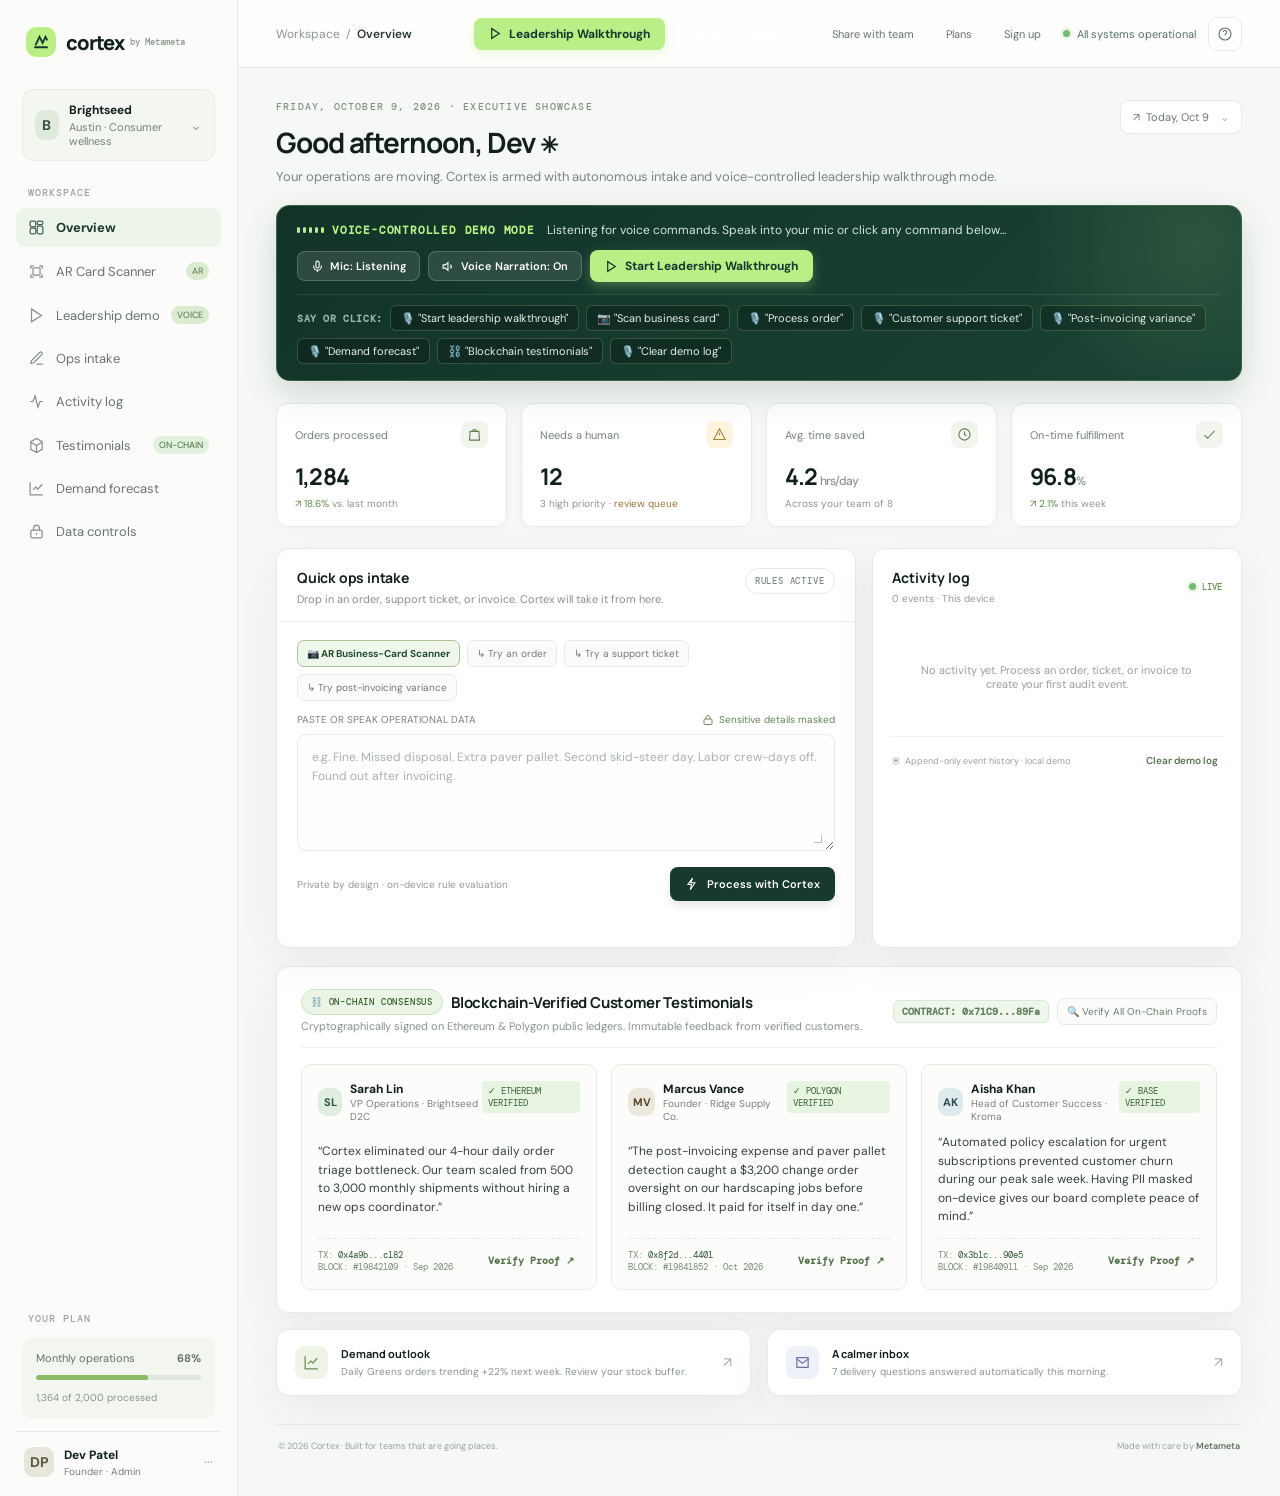
<file: index.html>
<!doctype html>
<html lang="en">
<head>
  <meta charset="utf-8"><meta name="viewport" content="width=device-width,initial-scale=1">
  <meta name="theme-color" content="#f5f7f4"><meta name="description" content="Cortex gives lean D2C teams a calmer way to triage orders and keep operations moving with autonomous AI triage and voice control.">
  <title>Cortex — Operations, in control</title>
  <style>
    @import url('https://fonts.googleapis.com/css2?family=DM+Mono:wght@400;500;600&family=DM+Sans:wght@400;500;600;700&family=Manrope:wght@400;500;600;700;800&display=swap');
    :root{--ink:#12201c;--muted:#76817c;--line:#e7ebe7;--paper:#f6f8f5;--white:#fff;--green:#b9ef86;--deep:#16372d;--mint:#e9f5e2;--amber:#fff3d7;--red:#fde7e4;--shadow:0 16px 45px rgba(29,52,40,.06)}
    *{box-sizing:border-box}body{margin:0;background:var(--paper);color:var(--ink);font-family:'DM Sans',sans-serif;font-size:14px}button,textarea,select,input{font:inherit}button{cursor:pointer}.shell{min-height:100vh;display:grid;grid-template-columns:238px 1fr}.sidebar{background:#fbfcfa;border-right:1px solid var(--line);padding:25px 16px 18px;display:flex;flex-direction:column}.brand{display:flex;align-items:center;gap:10px;padding:2px 10px 32px;font:800 20px Manrope,sans-serif;letter-spacing:-1px}.logo{width:30px;height:30px;border-radius:10px;background:var(--green);display:grid;place-items:center;color:var(--deep)}.logo svg{width:18px}.workspace{margin:0 6px 25px;padding:12px;background:#f4f6f2;border:1px solid #e9ede8;border-radius:11px;display:flex;gap:10px;align-items:center}.avatar{width:30px;height:30px;border-radius:9px;background:#dfeadc;color:#385344;display:grid;place-items:center;font-weight:700}.ws-name{font-weight:700;font-size:12px}.ws-sub{font-size:11px;color:var(--muted);margin-top:2px}.navlabel{font:500 10px 'DM Mono',monospace;letter-spacing:1px;color:#9aa29e;padding:0 12px;margin:0 0 9px}.nav{display:grid;gap:4px}.nav button{border:0;background:transparent;text-align:left;padding:11px 12px;border-radius:9px;color:#69746e;font-size:13px;display:flex;align-items:center;gap:11px;width:100%}.nav button:hover{background:#f3f7f0;color:#1e3d30}.nav button.active{background:#edf4e9;color:#193a2d;font-weight:700}.nav svg{width:17px;height:17px;opacity:.8}.sidebar-bottom{margin-top:auto}.usage{margin:12px 6px;padding:14px;background:#f3f6f0;border-radius:11px}.usage-top{display:flex;justify-content:space-between;font-size:11px;color:#647169}.meter{height:5px;background:#dfe6dc;border-radius:8px;margin:10px 0 7px;overflow:hidden}.meter i{display:block;width:68%;height:100%;background:#8cba64;border-radius:8px}.usage small{font-size:10px;color:#89928c}.profile{border-top:1px solid var(--line);padding:15px 8px 0;display:flex;gap:10px;align-items:center}.profile .avatar{background:#e7e5dc;color:#595943}.profile-name{font-size:12px;font-weight:700}.profile-role{font-size:10px;color:var(--muted);margin-top:2px}.main{min-width:0}.topbar{height:68px;background:rgba(255,255,255,.82);border-bottom:1px solid var(--line);display:flex;align-items:center;justify-content:space-between;padding:0 38px;position:sticky;top:0;z-index:20;backdrop-filter:blur(10px)}.crumb{font-size:12px;color:#8a948e}.crumb b{color:#283932;font-weight:600}.top-right{display:flex;align-items:center;gap:12px}.status{font-size:11px;color:#527162;display:flex;align-items:center;gap:7px}.dot{width:7px;height:7px;border-radius:10px;background:#73bb72;box-shadow:0 0 0 3px #edf6e9}.icon-btn{width:34px;height:34px;border:1px solid var(--line);border-radius:9px;background:#fff;color:#68736d;display:grid;place-items:center;padding:0}.icon-btn svg{width:16px}.content{max-width:1360px;margin:0 auto;padding:32px 38px 44px}.welcome{display:flex;align-items:flex-start;justify-content:space-between;gap:20px;margin-bottom:20px}.eyebrow{font:500 10px 'DM Mono',monospace;color:#849087;letter-spacing:1.2px;text-transform:uppercase;margin-bottom:10px}.welcome h1{font:700 28px Manrope,sans-serif;letter-spacing:-1.1px;margin:0 0 7px}.welcome p{color:#7b8680;margin:0;font-size:13px}.date-chip{background:white;border:1px solid var(--line);border-radius:9px;padding:9px 12px;color:#69756e;font-size:11px;white-space:nowrap}.stats{display:grid;grid-template-columns:repeat(4,1fr);gap:14px;margin-bottom:21px}.stat{padding:17px 18px 16px;background:white;border:1px solid var(--line);border-radius:12px;box-shadow:0 3px 12px rgba(28,49,37,.02);transition:all .3s}.stat-head{display:flex;justify-content:space-between;align-items:center;color:#758078;font-size:11px}.stat-icon{width:27px;height:27px;border-radius:8px;background:#f1f5ee;color:#617b4f;display:grid;place-items:center}.stat-icon svg{width:15px}.stat-value{font:700 23px Manrope,sans-serif;letter-spacing:-.8px;margin:12px 0 5px}.stat-note{font-size:10px;color:#8b958e}.up{color:#628c49}.workgrid{display:grid;grid-template-columns:minmax(0,1.22fr) minmax(320px,.78fr);gap:16px}.card{background:#fff;border:1px solid var(--line);border-radius:13px;box-shadow:var(--shadow);transition:all .3s}.card-head{padding:19px 20px 15px;display:flex;align-items:flex-start;justify-content:space-between;border-bottom:1px solid #eef0ed}.card-title{font:700 14px Manrope,sans-serif;letter-spacing:-.2px}.card-sub{font-size:11px;color:#87918b;margin-top:5px}.label{font:500 9px 'DM Mono',monospace;letter-spacing:.8px;color:#7d8a80;border:1px solid #e7ebe5;border-radius:20px;padding:6px 9px;text-transform:uppercase}.intake{padding:18px 20px 20px}.samples{display:flex;gap:7px;flex-wrap:wrap;margin-bottom:12px}.sample{border:1px solid #e7ebe6;background:#fbfcfa;border-radius:7px;padding:6px 9px;color:#6e7b72;font-size:10px;transition:all .15s}.sample:hover{border-color:#aac393;color:#31503a}.fieldtop{display:flex;justify-content:space-between;align-items:center;color:#77827a;font-size:10px;margin-bottom:8px}.privacy{display:flex;align-items:center;gap:5px;color:#608154}.privacy svg{width:12px}.textarea-wrap{position:relative}.textarea-wrap:after{content:'';position:absolute;bottom:12px;right:13px;width:7px;height:7px;border-right:1.5px solid #bdc6bd;border-bottom:1.5px solid #bdc6bd}.input{width:100%;resize:vertical;min-height:117px;border:1px solid #e6eae5;border-radius:9px;padding:13px 14px;line-height:1.6;font-size:12px;color:#314039;background:#fdfefd;outline:none}.input:focus{border-color:#9dbc84;box-shadow:0 0 0 3px rgba(174,207,145,.18)}.input::placeholder{color:#aab2ac}.actionrow{display:flex;align-items:center;justify-content:space-between;margin-top:12px;gap:10px;flex-wrap:wrap}.hint{font-size:10px;color:#929b94}.run{border:0;background:#18392e;color:white;padding:10px 15px;border-radius:8px;font-weight:600;font-size:11px;display:flex;align-items:center;gap:8px;box-shadow:0 4px 9px #18392e20;transition:all .15s}.run:hover{background:#245340;transform:translateY(-1px)}.run svg{width:14px}.result{border-top:1px solid #edf0ec;background:#fbfcfa;padding:15px 20px 18px;display:none}.result.show{display:block;animation:appear .2s ease}@keyframes appear{from{opacity:0;transform:translateY(3px)}to{opacity:1;transform:none}}.resulttop{display:flex;justify-content:space-between;align-items:center;margin-bottom:11px}.resultlabel{font:500 9px 'DM Mono',monospace;text-transform:uppercase;letter-spacing:1px;color:#78857b}.confidence{font-size:9px;color:#77847a}.confbar{display:inline-block;width:43px;height:4px;border-radius:4px;background:linear-gradient(90deg,#88bc65 90%,#e6ece2 90%);vertical-align:middle;margin-left:5px}.resultbox{border:1px solid #e4ebdf;background:white;border-radius:9px;padding:13px}.resultmain{display:flex;gap:9px;align-items:flex-start}.resulticon{width:27px;height:27px;flex:none;border-radius:8px;background:var(--mint);color:#507744;display:grid;place-items:center}.resulticon svg{width:15px}.resultname{font-size:12px;font-weight:700}.resultmeta{font-size:10px;color:#89928b;margin-top:3px}.next{font-size:11px;color:#3a4940;line-height:1.55;margin:11px 0 0;padding-top:10px;border-top:1px solid #eef0ec}.next b{color:#27382e}.redact{font:9px 'DM Mono',monospace;color:#758178;background:#f3f6f1;padding:4px 7px;border-radius:5px;margin-left:auto}.feed{min-height:400px}.feedtop{padding:19px 19px 13px;display:flex;align-items:center;justify-content:space-between}.feedtitle{font:700 14px Manrope,sans-serif}.feedmeta{font-size:10px;color:#929a94;margin-top:5px}.live{font:500 9px 'DM Mono',monospace;color:#699052;display:flex;align-items:center;gap:6px}.feedlist{padding:0 17px}.event{padding:13px 2px;display:flex;gap:11px;border-top:1px solid #eff1ee;align-items:flex-start}.event-ico{width:28px;height:28px;flex:none;display:grid;place-items:center;border-radius:8px;background:#f2f5ef;color:#697f5d}.event-ico svg{width:14px}.event-body{min-width:0;flex:1}.event-line{display:flex;justify-content:space-between;gap:8px}.event-name{font-size:11px;font-weight:600;color:#334139;white-space:nowrap;overflow:hidden;text-overflow:ellipsis}.event-time{font:9px 'DM Mono',monospace;color:#a0a8a1;white-space:nowrap}.event-detail{font-size:10px;color:#8a948d;margin-top:4px;line-height:1.45}.event-tag{display:inline-block;margin-top:6px;font:9px 'DM Mono',monospace;color:#63805a;background:#eef5e9;padding:4px 6px;border-radius:4px}.feedfoot{display:flex;justify-content:space-between;align-items:center;border-top:1px solid #eff1ee;margin:0 17px;padding:13px 2px;color:#9aa29c;font-size:9px}.viewall{border:0;background:none;color:#57734d;font-size:10px;font-weight:600;padding:4px}.empty{text-align:center;padding:45px 18px;color:#96a098;font-size:11px}.bottomrow{display:grid;grid-template-columns:1fr 1fr;gap:16px;margin-top:16px}.mini-card{padding:16px 18px;display:flex;align-items:center;gap:13px}.mini-icon{width:33px;height:33px;border-radius:9px;background:#eef5e8;color:#6a8d56;display:grid;place-items:center;flex:none}.mini-icon svg{width:17px}.mini-title{font:700 11px Manrope,sans-serif}.mini-desc{font-size:10px;color:#89938d;margin-top:4px;line-height:1.4}.mini-arrow{margin-left:auto;color:#a1aaa3}.mini-arrow svg{width:15px}.footer{margin-top:28px;border-top:1px solid #e7ebe7;padding:15px 2px 0;display:flex;justify-content:space-between;color:#9aa29c;font-size:9px}.footer strong{color:#5f6f64;font-weight:600}.toast{position:fixed;bottom:22px;right:24px;background:#17392e;color:white;padding:12px 16px;border-radius:9px;font-size:11px;box-shadow:0 9px 30px #172c2440;opacity:0;transform:translateY(8px);transition:.2s;pointer-events:none;z-index:99}.toast.on{opacity:1;transform:translateY(0)}
    .event-submitted{font-size:10px;color:#68766d;margin-top:5px;line-height:1.45;overflow-wrap:anywhere}.event-detail{margin-top:3px}
    
    /* Voice Mode & Leadership Walkthrough Styles */
    .voice-bar{background:linear-gradient(135deg,#133328 0%,#194335 100%);color:#fff;border-radius:14px;padding:16px 20px;margin-bottom:22px;display:flex;flex-direction:column;gap:12px;box-shadow:0 12px 35px rgba(19,51,40,.16);border:1px solid rgba(185,239,134,.22);position:relative;overflow:hidden}
    .voice-bar:after{content:'';position:absolute;top:0;right:0;width:240px;height:100%;background:radial-gradient(circle at 80% 20%,rgba(185,239,134,.12),transparent 70%);pointer-events:none}
    .voice-bar-top{display:flex;align-items:center;justify-content:space-between;flex-wrap:wrap;gap:12px}
    .voice-tag{display:inline-flex;align-items:center;gap:8px;font:700 11px 'DM Mono',monospace;letter-spacing:.8px;text-transform:uppercase;color:var(--green)}
    .voice-wave{display:inline-flex;align-items:center;gap:3px;height:16px}
    .voice-wave span{display:block;width:3px;height:6px;background:var(--green);border-radius:3px;transition:height .15s ease}
    .voice-wave.active span{animation:waveAnim .8s ease-in-out infinite alternate}
    .voice-wave.active span:nth-child(2){animation-delay:.15s}
    .voice-wave.active span:nth-child(3){animation-delay:.3s}
    .voice-wave.active span:nth-child(4){animation-delay:.45s}
    .voice-wave.active span:nth-child(5){animation-delay:.6s}
    @keyframes waveAnim{0%{height:4px}100%{height:16px}}
    .voice-status-line{font-size:12px;color:#d5e5db;display:flex;align-items:center;gap:10px}
    .voice-actions{display:flex;align-items:center;gap:8px;flex-wrap:wrap}
    .voice-btn{background:rgba(255,255,255,.11);color:#fff;border:1px solid rgba(255,255,255,.2);padding:7px 13px;border-radius:8px;font-size:11px;font-weight:600;display:inline-flex;align-items:center;gap:6px;transition:all .2s}
    .voice-btn:hover{background:rgba(255,255,255,.2)}
    .voice-btn.active{background:var(--green);color:var(--deep);border-color:var(--green);font-weight:700}
    .voice-btn-primary{background:var(--green);color:var(--deep);border:0;padding:8px 15px;border-radius:8px;font-size:12px;font-weight:700;display:inline-flex;align-items:center;gap:7px;box-shadow:0 4px 12px rgba(185,239,134,.32);transition:all .15s}
    .voice-btn-primary:hover{background:#a9e771;transform:translateY(-1px)}
    .voice-chips-row{display:flex;align-items:center;gap:7px;flex-wrap:wrap;padding-top:10px;border-top:1px solid rgba(255,255,255,.1)}
    .voice-chips-label{font:600 10px 'DM Mono',monospace;color:#9cb5a8;letter-spacing:.6px;text-transform:uppercase}
    .voice-chip{background:rgba(0,0,0,.22);border:1px solid rgba(185,239,134,.22);color:#e4efe8;font-size:11px;padding:5px 10px;border-radius:6px;display:inline-flex;align-items:center;gap:5px;transition:all .15s}
    .voice-chip:hover{background:rgba(185,239,134,.16);border-color:var(--green);color:#fff;transform:translateY(-1px)}
    
    /* Walkthrough HUD / Tour Player */
    .walkthrough-hud{position:fixed;top:18px;left:50%;transform:translateX(-50%);width:min(940px,calc(100vw - 32px));background:rgba(20,50,40,.96);backdrop-filter:blur(16px);color:white;border-radius:16px;border:1px solid rgba(185,239,134,.35);box-shadow:0 22px 65px rgba(10,28,22,.5);z-index:120;padding:16px 22px;display:none;animation:slideDown .28s cubic-bezier(.16,1,.3,1)}
    .walkthrough-hud.show{display:block}
    @keyframes slideDown{from{opacity:0;transform:translate(-50%,-16px)}to{opacity:1;transform:translate(-50%,0)}}
    .hud-top{display:flex;align-items:center;justify-content:space-between;gap:12px;margin-bottom:12px}
    .hud-title{font:800 14px Manrope,sans-serif;letter-spacing:-.3px;display:flex;align-items:center;gap:9px}
    .hud-pill{font:700 9px 'DM Mono',monospace;background:var(--green);color:var(--deep);padding:3px 8px;border-radius:12px;letter-spacing:.5px}
    .hud-steps{display:flex;gap:6px;align-items:center}
    .hud-step-dot{width:25px;height:25px;border-radius:50%;background:rgba(255,255,255,.12);color:#c4d4ca;font:700 10px 'DM Mono',monospace;display:grid;place-items:center;border:1px solid transparent;transition:all .2s}
    .hud-step-dot.active{background:var(--green);color:var(--deep);box-shadow:0 0 10px rgba(185,239,134,.6)}
    .hud-step-dot.done{background:rgba(185,239,134,.25);color:var(--green)}
    .hud-caption-box{background:rgba(0,0,0,.26);border:1px solid rgba(255,255,255,.1);border-radius:10px;padding:12px 16px;margin-bottom:12px}
    .hud-step-name{font:700 11px 'DM Mono',monospace;color:var(--green);margin-bottom:5px;text-transform:uppercase;letter-spacing:.7px}
    .hud-caption-text{font-size:13px;line-height:1.6;color:#f2f7f3}
    .hud-bottom{display:flex;align-items:center;justify-content:space-between;gap:12px;flex-wrap:wrap}
    .hud-controls{display:flex;gap:8px}
    .highlight-pulse{outline:3px solid #88bc65 !important;box-shadow:0 0 25px rgba(136,188,101,.48) !important;transform:scale(1.008);transition:all .3s ease}

    
    /* AR Business Card Scanner Styles */
    .ar-modal{position:fixed;inset:0;background:rgba(12,28,21,.88);backdrop-filter:blur(14px);z-index:220;display:none;align-items:center;justify-content:center;padding:18px}
    .ar-modal.show{display:flex}
    .ar-card{width:min(660px,100%);background:#15362b;border:1px solid rgba(185,239,134,.35);border-radius:18px;overflow:hidden;box-shadow:0 25px 70px rgba(0,0,0,.6);color:#fff;display:flex;flex-direction:column}
    .ar-head{padding:16px 20px;display:flex;justify-content:space-between;align-items:center;border-bottom:1px solid rgba(255,255,255,.12)}
    .ar-viewport{position:relative;height:310px;background:#091712;overflow:hidden;display:flex;align-items:center;justify-content:center}
    .ar-reticle{position:relative;width:290px;height:180px;border:2px dashed rgba(185,239,134,.45);border-radius:12px;box-shadow:0 0 25px rgba(185,239,134,.15);overflow:hidden;background:rgba(255,255,255,.03);transition:all .3s}
    .ar-corner{position:absolute;width:14px;height:14px;border-color:#b9ef86;border-style:solid}
    .ar-c-tl{top:-2px;left:-2px;border-width:3px 0 0 3px}
    .ar-c-tr{top:-2px;right:-2px;border-width:3px 3px 0 0}
    .ar-c-bl{bottom:-2px;left:-2px;border-width:0 0 3px 3px}
    .ar-c-br{bottom:-2px;right:-2px;border-width:0 3px 3px 0}
    .ar-laser{position:absolute;left:0;right:0;height:3px;background:linear-gradient(90deg,transparent,#b9ef86,#fff,#b9ef86,transparent);box-shadow:0 0 14px #b9ef86;animation:arScan 2.2s infinite ease-in-out}
    @keyframes arScan{0%{top:4%;opacity:.3}50%{top:94%;opacity:1}100%{top:4%;opacity:.3}}
    .ar-card-preview{padding:14px 16px;height:100%;display:flex;flex-direction:column;justify-content:space-between;background:radial-gradient(ellipse at 80% 20%,#204e3e 0%,#16372d 100%);color:#fff;border-radius:10px}
    .ar-telemetry{position:absolute;bottom:8px;left:14px;right:14px;display:flex;justify-content:space-between;font:500 10px 'DM Mono',monospace;color:#a4ceb5;background:rgba(0,0,0,.5);padding:5px 9px;border-radius:5px;letter-spacing:.5px}
    .ar-controls{padding:16px 20px;background:#112a21;display:flex;flex-direction:column;gap:12px}

    @media(max-width:1000px){.shell{grid-template-columns:205px 1fr}.content{padding:28px 23px}.topbar{padding:0 23px}.workgrid{grid-template-columns:1fr}.feed{min-height:0}.feedlist{display:grid;grid-template-columns:1fr 1fr}.event:nth-child(2){border-top:1px solid #eff1ee}.stats{grid-template-columns:repeat(2,1fr)}}
    @media(max-width:680px){.shell{display:block}.sidebar{height:58px;position:sticky;top:0;z-index:15;padding:0 16px;flex-direction:row;align-items:center;border-right:0;border-bottom:1px solid var(--line)}.brand{padding:0;font-size:18px}.logo{width:27px;height:27px}.workspace,.navlabel,.nav,.sidebar-bottom{display:none}.topbar{height:auto;min-height:49px;padding:8px 16px;position:static;flex-wrap:wrap;gap:8px}.status{font-size:10px}.content{padding:20px 16px 30px}.welcome{display:block;margin-bottom:18px}.welcome h1{font-size:24px}.date-chip{display:inline-block;margin-top:12px}.stats{gap:9px}.stat{padding:13px}.stat-value{font-size:20px}.workgrid{gap:12px}.card-head{padding:16px}.intake{padding:15px 16px}.result{padding:14px 16px}.feedlist{display:block}.bottomrow{grid-template-columns:1fr;gap:10px}.footer{font-size:8px}.footer span:last-child{display:inline}.voice-actions{width:100%}.voice-btn-primary{width:100%;justify-content:center}.hud-steps{display:none}}
  
    .brand-by{font:500 9px 'DM Mono',monospace;letter-spacing:0;color:#89958d;margin-left:-4px;align-self:center}.navlink{color:#65746b;text-decoration:none;font-size:11px;padding:8px 10px;border-radius:7px}.navlink:hover{background:#f0f4ed;color:#244632}.route-page{min-height:100vh;background:radial-gradient(ellipse at 82% 8%,#e8f3df 0,transparent 33%),var(--paper);padding:26px 22px 40px}.route-nav{max-width:1080px;margin:0 auto;display:flex;align-items:center;justify-content:space-between}.route-logo{font:800 20px Manrope,sans-serif;letter-spacing:-1px;color:#14221c;text-decoration:none;display:flex;align-items:center;gap:9px}.route-logo .logo{width:29px;height:29px}.route-logo small{font:500 9px 'DM Mono',monospace;letter-spacing:0;color:#78847c;margin-left:2px}.route-links{display:flex;align-items:center;gap:7px}.route-wrap{max-width:950px;margin:68px auto 0}.route-kicker{font:500 10px 'DM Mono',monospace;letter-spacing:1.3px;color:#6e8d60;text-transform:uppercase}.route-h1{font:800 clamp(32px,5vw,48px) Manrope,sans-serif;letter-spacing:-2px;line-height:1.08;margin:14px 0 12px}.route-intro{color:#6d7b72;font-size:15px;line-height:1.6;max-width:620px}.price-grid{display:grid;grid-template-columns:minmax(280px,440px) 1fr;gap:22px;align-items:stretch;margin-top:36px}.price-card{background:#fff;border:1px solid #dfe7db;border-radius:16px;padding:25px;box-shadow:0 18px 50px #243d2a0d;position:relative;overflow:hidden}.price-card:before{content:'';position:absolute;top:0;left:0;right:0;height:4px;background:#a9d77c}.price-label{font:500 10px 'DM Mono',monospace;color:#71816e;letter-spacing:1px;text-transform:uppercase}.price-amount{font:800 45px Manrope,sans-serif;letter-spacing:-2.2px;margin:14px 0 1px}.price-amount span{font:500 14px 'DM Sans',sans-serif;color:#78847d;letter-spacing:0}.price-caption{font-size:11px;color:#87938a}.price-cta{display:block;text-align:center;background:#17392e;color:white;text-decoration:none;border-radius:9px;padding:12px 15px;margin-top:20px;font-weight:700;font-size:12px}.price-cta:hover{background:#275540}.feature-list{list-style:none;padding:17px 0 0;margin:17px 0 0;border-top:1px solid #edf0eb;display:grid;gap:12px}.feature-list li{font-size:12px;color:#526158;display:flex;gap:9px;align-items:flex-start}.check{color:#64914e;font-weight:700}.price-side{border:1px solid #e6ebe4;background:#f9fbf7;border-radius:15px;padding:23px;display:flex;flex-direction:column;justify-content:center}.price-side h2{font:700 17px Manrope,sans-serif;margin:0 0 8px}.price-side p{font-size:12px;color:#748178;line-height:1.65;margin:0}.price-side .trust{margin-top:19px;padding-top:16px;border-top:1px solid #e6ece3;font:10px 'DM Mono',monospace;color:#6e8469}.route-foot{max-width:950px;margin:54px auto 0;border-top:1px solid #e4eae2;padding-top:15px;display:flex;justify-content:space-between;font-size:10px;color:#87938b}.signup-wrap{max-width:500px;margin:52px auto 0}.signup-card{background:white;border:1px solid #e2e9df;border-radius:16px;padding:27px;box-shadow:0 18px 50px #243d2a0d}.signup-card h1{font:800 29px Manrope,sans-serif;letter-spacing:-1.3px;margin:11px 0 7px}.signup-copy{font-size:12px;color:#7a867e;line-height:1.55;margin:0 0 20px}.signup-plan{background:#f3f7ef;border:1px solid #e4eddb;padding:11px 13px;border-radius:9px;display:flex;justify-content:space-between;align-items:center;font-size:11px;margin-bottom:18px}.signup-plan strong{font:700 12px Manrope,sans-serif}.form-field{display:grid;gap:6px;margin:12px 0}.form-field label{font-size:10px;color:#617068;font-weight:700}.form-field input{width:100%;height:41px;border:1px solid #dfe6dc;border-radius:8px;padding:0 11px;font:12px 'DM Sans',sans-serif;outline:none}.form-field input:focus{border-color:#9fbd87;box-shadow:0 0 0 3px #eaf4e3}.signup-submit{width:100%;border:0;background:#17392e;color:white;border-radius:9px;padding:12px;font-size:12px;font-weight:700;margin-top:8px}.signup-submit:hover{background:#28543f}.fineprint{font-size:9px;color:#949d96;text-align:center;line-height:1.5;margin:12px 4px 0}.success-box{display:none;border:1px solid #dcebd4;background:#f5faf1;padding:17px;border-radius:11px;margin-top:19px}.success-box.show{display:block}.success-title{font:700 15px Manrope,sans-serif;color:#294b31}.success-copy{font-size:11px;color:#627462;line-height:1.55;margin:7px 0 12px}.success-go{display:inline-block;text-decoration:none;background:#17392e;color:#fff;padding:9px 12px;border-radius:7px;font-size:10px;font-weight:700}.signup-form.hidden{display:none}.signup-back{display:block;text-align:center;color:#6d7c71;font-size:10px;margin-top:15px;text-decoration:none}.route-error{font-size:10px;color:#a33;background:#fff0ed;padding:8px;border-radius:7px;display:none;margin-top:9px}
    @media(max-width:680px){.price-grid{grid-template-columns:1fr}.route-wrap{margin-top:38px}.route-nav{flex-wrap:wrap;gap:14px}.route-links{flex-wrap:wrap}.route-foot{gap:14px;flex-wrap:wrap}.footer span:last-child{display:inline}.topbar{height:auto;min-height:49px;flex-wrap:wrap;gap:5px;padding:8px 17px}.top-right{flex-wrap:wrap;gap:3px}}
   .share-actions{display:flex;align-items:center;gap:12px;flex-wrap:wrap}.share-actions .price-cta{margin-top:12px}.share-actions button{margin-top:12px;padding:12px}.team-grid{display:grid;grid-template-columns:repeat(3,1fr);gap:14px;margin-top:30px}.form-field select{font:12px 'DM Sans',sans-serif;min-height:42px;border:1px solid #dfe6dc;border-radius:8px;background:#fff;padding:10px;color:#314039;width:100%}#teamBrief{min-height:205px;margin-top:12px;line-height:1.6}@media(max-width:680px){.team-grid{grid-template-columns:1fr}}
  </style>
</head>
<body>
<div class="shell">
  <aside class="sidebar">
    <div class="brand"><span class="logo"><svg viewBox="0 0 24 24" fill="none" stroke="currentColor" stroke-width="2.4" stroke-linecap="round"><path d="M5 15.5 10 5l4.2 8.2L18 5l2 4"/><path d="M4 19h16"/></svg></span>cortex<span class="brand-by">by Metameta</span></div>
    <div class="workspace"><div class="avatar">B</div><div><div class="ws-name">Brightseed</div><div class="ws-sub">Austin · Consumer wellness</div></div><span style="margin-left:auto;color:#9aa49d">⌄</span></div>
    <div class="navlabel">WORKSPACE</div>
    <nav class="nav">
      <button class="active" type="button"><svg viewBox="0 0 24 24" fill="none" stroke="currentColor" stroke-width="1.7"><rect x="3" y="3" width="8" height="8" rx="2"/><rect x="13" y="3" width="8" height="5" rx="2"/><rect x="13" y="10" width="8" height="11" rx="2"/><rect x="3" y="13" width="8" height="8" rx="2"/></svg>Overview</button>
      <button type="button" id="sidebarArBtn"><svg viewBox="0 0 24 24" fill="none" stroke="currentColor" stroke-width="1.7"><path d="M4 8V4h4M20 8V4h-4M4 16v4h4M20 16v4h-4"/><rect x="7" y="7" width="10" height="10" rx="1"/></svg>AR Card Scanner <span style="margin-left:auto;background:#dcebcf;color:#557647;border-radius:9px;padding:3px 6px;font-size:9px">AR</span></button>
      <button type="button" id="sidebarTourBtn"><svg viewBox="0 0 24 24" fill="none" stroke="currentColor" stroke-width="1.7"><polygon points="5 3 19 12 5 21 5 3"/></svg>Leadership demo <span style="margin-left:auto;background:#dcebcf;color:#557647;border-radius:9px;padding:3px 6px;font-size:9px">VOICE</span></button>
      <button type="button" data-scroll="intake"><svg viewBox="0 0 24 24" fill="none" stroke="currentColor" stroke-width="1.7"><path d="M12 20h9"/><path d="M16.5 3.5a2.1 2.1 0 0 1 3 3L8 18l-4 1 1-4Z"/></svg>Ops intake</button>
      <button type="button" data-scroll="activity"><svg viewBox="0 0 24 24" fill="none" stroke="currentColor" stroke-width="1.7"><path d="M3 12h4l3-8 4 16 3-8h4"/></svg>Activity log</button>
      <button type="button" data-scroll="testimonials"><svg viewBox="0 0 24 24" fill="none" stroke="currentColor" stroke-width="1.7"><path d="M12 2l8 4.5v11L12 22l-8-4.5v-11L12 2z"/><path d="M12 12l8-4.5M12 12v10M12 12L4 7.5"/></svg>Testimonials <span style="margin-left:auto;background:#e2f0de;color:#436d39;border-radius:9px;padding:3px 6px;font-size:9px">ON-CHAIN</span></button>
      <button type="button" id="forecastBtn"><svg viewBox="0 0 24 24" fill="none" stroke="currentColor" stroke-width="1.7"><path d="M3 3v18h18"/><path d="m7 14 4-4 3 3 6-7"/></svg>Demand forecast</button>
      <button type="button" id="privacyBtn"><svg viewBox="0 0 24 24" fill="none" stroke="currentColor" stroke-width="1.7"><rect x="4" y="10" width="16" height="11" rx="2"/><path d="M8 10V7a4 4 0 1 1 8 0v3m-4 4v3"/></svg>Data controls</button>
    </nav>
    <div class="sidebar-bottom"><div class="navlabel">YOUR PLAN</div><div class="usage"><div class="usage-top"><span>Monthly operations</span><b>68%</b></div><div class="meter"><i></i></div><small>1,364 of 2,000 processed</small></div><div class="profile"><div class="avatar">DP</div><div><div class="profile-name">Dev Patel</div><div class="profile-role">Founder · Admin</div></div><span style="margin-left:auto;color:#a1aaa3">···</span></div></div>
  </aside>
  <main class="main">
    <header class="topbar">
      <div class="crumb">Workspace&nbsp; / &nbsp;<b>Overview</b></div>
      <div class="top-right">
        <button class="voice-btn-primary" id="topbarWalkthroughBtn" type="button">
          <svg viewBox="0 0 24 24" fill="none" stroke="currentColor" stroke-width="2.2" style="width:13px;height:13px"><polygon points="5 3 19 12 5 21 5 3"/></svg>
          Leadership Walkthrough
        </button>
        <button class="voice-btn" id="voiceToggleBtn" type="button" title="Toggle voice-controlled demo mode">
          <svg viewBox="0 0 24 24" fill="none" stroke="currentColor" stroke-width="2" style="width:13px;height:13px"><path d="M12 2a3 3 0 0 0-3 3v7a3 3 0 0 0 6 0V5a3 3 0 0 0-3-3Z"/><path d="M19 10v2a7 7 0 0 1-14 0v-2"/><line x1="12" y1="19" x2="12" y2="22"/></svg>
          <span id="voiceToggleLabel">Voice Mode: On</span>
        </button>
        <a class="navlink" href="/share">Share with team</a>
        <a class="navlink" href="/plans">Plans</a>
        <a class="navlink" href="/signup">Sign up</a>
        <div class="status"><span class="dot"></span>All systems operational</div>
        <button class="icon-btn" id="helpBtn" aria-label="Help"><svg viewBox="0 0 24 24" fill="none" stroke="currentColor" stroke-width="1.7"><circle cx="12" cy="12" r="9"/><path d="M9.6 9a2.5 2.5 0 1 1 4.3 1.7c-1.2 1.1-1.9 1.5-1.9 3m0 3h.01"/></svg></button>
      </div>
    </header>

    <section class="content">
      <div class="welcome">
        <div>
          <div class="eyebrow">FRIDAY, OCTOBER 9, 2026 · EXECUTIVE SHOWCASE</div>
          <h1>Good afternoon, Dev <span style="font-size:22px">✳</span></h1>
          <p>Your operations are moving. Cortex is armed with autonomous intake and voice-controlled leadership walkthrough mode.</p>
        </div>
        <div class="date-chip">↗ &nbsp;Today, Oct 9 <span style="color:#aab2ac;margin-left:8px">⌄</span></div>
      </div>

      <!-- Voice Control & Leadership Walkthrough Hub -->
      <section class="voice-bar" id="voiceBar">
        <div class="voice-bar-top">
          <div style="display:flex;align-items:center;gap:12px;flex-wrap:wrap">
            <div class="voice-tag">
              <span class="voice-wave active" id="voiceWave"><span></span><span></span><span></span><span></span><span></span></span>
              <span id="voiceStatusBadge">Voice-Controlled Demo Mode</span>
            </div>
            <div class="voice-status-line" id="voiceStatusLine">Listening for voice commands. Speak into your mic or click any command below...</div>
          </div>
          <div class="voice-actions">
            <button class="voice-btn" id="micToggleBtn" type="button">
              <svg viewBox="0 0 24 24" fill="none" stroke="currentColor" stroke-width="2" style="width:13px;height:13px"><path d="M12 2a3 3 0 0 0-3 3v7a3 3 0 0 0 6 0V5a3 3 0 0 0-3-3Z"/><path d="M19 10v2a7 7 0 0 1-14 0v-2"/><line x1="12" y1="19" x2="12" y2="22"/></svg>
              <span id="micLabel">Mic: Listening</span>
            </button>
            <button class="voice-btn" id="soundToggleBtn" type="button">
              <svg viewBox="0 0 24 24" fill="none" stroke="currentColor" stroke-width="2" style="width:13px;height:13px"><polygon points="11 5 6 9 2 9 2 15 6 15 11 19 11 5"/><path d="M15.54 8.46a5 5 0 0 1 0 7.07"/></svg>
              <span id="soundLabel">Voice Narration: On</span>
            </button>
            <button class="voice-btn-primary" id="launchTourBtn" type="button">
              <svg viewBox="0 0 24 24" fill="none" stroke="currentColor" stroke-width="2.2" style="width:13px;height:13px"><polygon points="5 3 19 12 5 21 5 3"/></svg>
              Start Leadership Walkthrough
            </button>
          </div>
        </div>
        <div class="voice-chips-row">
          <span class="voice-chips-label">Say or click:</span>
          <button class="voice-chip" data-vcmd="walkthrough" type="button">🎙️ "Start leadership walkthrough"</button>
          <button class="voice-chip" data-vcmd="arscan" type="button">📷 "Scan business card"</button>
          <button class="voice-chip" data-vcmd="order" type="button">🎙️ "Process order"</button>
          <button class="voice-chip" data-vcmd="support" type="button">🎙️ "Customer support ticket"</button>
          <button class="voice-chip" data-vcmd="invoice" type="button">🎙️ "Post-invoicing variance"</button>
          <button class="voice-chip" data-vcmd="forecast" type="button">🎙️ "Demand forecast"</button>
          <button class="voice-chip" data-vcmd="testimonials" type="button">⛓️ "Blockchain testimonials"</button>
          <button class="voice-chip" data-vcmd="clear" type="button">🎙️ "Clear demo log"</button>
        </div>
      </section>

      <div class="stats" id="statsRow">
        <div class="stat"><div class="stat-head">Orders processed <span class="stat-icon"><svg viewBox="0 0 24 24" fill="none" stroke="currentColor" stroke-width="1.7"><path d="M5 7h14l1 14H4L5 7Z"/><path d="M9 7a3 3 0 0 1 6 0"/></svg></span></div><div class="stat-value" id="ordersStat">1,284</div><div class="stat-note"><span class="up">↗ 18.6%</span> vs. last month</div></div>
        <div class="stat"><div class="stat-head">Needs a human <span class="stat-icon" style="background:#fff5df;color:#b18232"><svg viewBox="0 0 24 24" fill="none" stroke="currentColor" stroke-width="1.7"><path d="M12 3 2.8 20h18.4L12 3Z"/><path d="M12 9v4m0 3h.01"/></svg></span></div><div class="stat-value" id="reviewStat">12</div><div class="stat-note">3 high priority · <span style="color:#9b7537">review queue</span></div></div>
        <div class="stat"><div class="stat-head">Avg. time saved <span class="stat-icon"><svg viewBox="0 0 24 24" fill="none" stroke="currentColor" stroke-width="1.7"><circle cx="12" cy="12" r="9"/><path d="M12 7v5l3 2"/></svg></span></div><div class="stat-value">4.2<span style="font:500 12px 'DM Sans';color:#89948d"> hrs/day</span></div><div class="stat-note">Across your team of 8</div></div>
        <div class="stat"><div class="stat-head">On-time fulfillment <span class="stat-icon"><svg viewBox="0 0 24 24" fill="none" stroke="currentColor" stroke-width="1.7"><path d="m4 13 5 5L20 6"/></svg></span></div><div class="stat-value">96.8<span style="font:500 12px 'DM Sans';color:#89948d">%</span></div><div class="stat-note"><span class="up">↗ 2.1%</span> this week</div></div>
      </div>

      <div class="workgrid">
        <section class="card" id="intake">
          <div class="card-head"><div><div class="card-title">Quick ops intake</div><div class="card-sub">Drop in an order, support ticket, or invoice. Cortex will take it from here.</div></div><span class="label">RULES ACTIVE</span></div>
          <div class="intake">
            <div class="samples"><button class="sample" id="arScanBtn" type="button" style="border-color:#aac393;background:#eff7ec;color:#244f2d;font-weight:700">📷 AR Business-Card Scanner</button><button class="sample" data-sample="order">↳ Try an order</button><button class="sample" data-sample="support">↳ Try a support ticket</button><button class="sample" data-sample="invoice">↳ Try post-invoicing variance</button></div>
            <div class="fieldtop"><label for="opsText">PASTE OR SPEAK OPERATIONAL DATA</label><span class="privacy"><svg viewBox="0 0 24 24" fill="none" stroke="currentColor" stroke-width="1.8"><rect x="4" y="10" width="16" height="11" rx="2"/><path d="M8 10V7a4 4 0 1 1 8 0v3"/></svg> Sensitive details masked</span></div>
            <div class="textarea-wrap"><textarea id="opsText" class="input" aria-label="Operational data to process" placeholder="e.g. Fine. Missed disposal. Extra paver pallet. Second skid-steer day. Labor crew-days off. Found out after invoicing."></textarea></div>
            <div class="actionrow"><span class="hint">Private by design · on-device rule evaluation</span><button class="run" id="processBtn"><svg viewBox="0 0 24 24" fill="none" stroke="currentColor" stroke-width="1.8"><path d="m13 2-3 8h7L9 22l2-9H5l8-11Z"/></svg>Process with Cortex</button></div>
          </div>
          <div class="result" id="result" aria-live="polite"></div>
        </section>
        <section class="card feed" id="activity">
          <div class="feedtop"><div><div class="feedtitle">Activity log</div><div class="feedmeta"><span id="eventCount">3 events</span> · This device</div></div><div class="live"><span class="dot"></span>LIVE</div></div>
          <div class="feedlist" id="feedList"></div>
          <div class="feedfoot"><span>⛨ &nbsp;Append-only event history · local demo</span><button class="viewall" id="clearBtn">Clear demo log</button></div>
        </section>
      </div>

      <!-- Blockchain-Verified Customer Testimonials Section -->
      <section class="card testimonials-section" id="testimonials" style="margin-top:18px;padding:22px 24px">
        <div style="display:flex;align-items:center;justify-content:space-between;flex-wrap:wrap;gap:10px;margin-bottom:16px;border-bottom:1px solid #edf0ec;padding-bottom:14px">
          <div>
            <div style="display:flex;align-items:center;gap:8px">
              <span class="label" style="background:#eaf5e5;color:#35602e;border-color:#c8e5be">⛓️ ON-CHAIN CONSENSUS</span>
              <span class="card-title" style="font-size:15px">Blockchain-Verified Customer Testimonials</span>
            </div>
            <div class="card-sub" style="margin-top:4px">Cryptographically signed on Ethereum & Polygon public ledgers. Immutable feedback from verified customers.</div>
          </div>
          <div style="display:flex;align-items:center;gap:8px">
            <span style="font:600 10px 'DM Mono',monospace;color:#607e5b;background:#eff7ec;border:1px solid #d4ebcc;padding:4px 8px;border-radius:6px">CONTRACT: 0x71C9...89Fa</span>
            <button class="sample" id="verifyAllBlockBtn" type="button" style="margin:0">🔍 Verify All On-Chain Proofs</button>
          </div>
        </div>

        <div class="testimonials-grid" style="display:grid;grid-template-columns:repeat(auto-fit,minmax(280px,1fr));gap:14px">
          <!-- Testimonial 1 -->
          <div class="testimonial-card" style="border:1px solid #e5ede2;background:#fcfdfa;border-radius:10px;padding:16px;display:flex;flex-direction:column;justify-content:space-between">
            <div style="display:flex;justify-content:space-between;align-items:flex-start;margin-bottom:10px">
              <div style="display:flex;align-items:center;gap:8px">
                <div class="avatar" style="background:#e0ede1;color:#2c5438;width:28px;height:28px;font-size:11px">SL</div>
                <div>
                  <div style="font-size:12px;font-weight:700">Sarah Lin</div>
                  <div style="font-size:10px;color:var(--muted)">VP Operations · Brightseed D2C</div>
                </div>
              </div>
              <span class="event-tag" style="background:#e8f4e2;color:#396332;margin:0">✓ ETHEREUM VERIFIED</span>
            </div>
            <p style="font-size:12px;line-height:1.55;color:#33423a;margin:0 0 12px">“Cortex eliminated our 4-hour daily order triage bottleneck. Our team scaled from 500 to 3,000 monthly shipments without hiring a new ops coordinator.”</p>
            <div style="border-top:1px dashed #e1eae0;padding-top:10px;font:9px 'DM Mono',monospace;color:#788b7d;display:flex;justify-content:space-between;align-items:center">
              <div>
                <div>TX: <span style="color:#2f5636">0x4a9b...c182</span></div>
                <div>BLOCK: #19842109 · Sep 2026</div>
              </div>
              <button class="viewall verify-single-btn" data-tx="0x4a9bc83f2e10a" type="button" style="padding:3px 6px">Verify Proof ↗</button>
            </div>
          </div>

          <!-- Testimonial 2 -->
          <div class="testimonial-card" style="border:1px solid #e5ede2;background:#fcfdfa;border-radius:10px;padding:16px;display:flex;flex-direction:column;justify-content:space-between">
            <div style="display:flex;justify-content:space-between;align-items:flex-start;margin-bottom:10px">
              <div style="display:flex;align-items:center;gap:8px">
                <div class="avatar" style="background:#ede8dd;color:#544626;width:28px;height:28px;font-size:11px">MV</div>
                <div>
                  <div style="font-size:12px;font-weight:700">Marcus Vance</div>
                  <div style="font-size:10px;color:var(--muted)">Founder · Ridge Supply Co.</div>
                </div>
              </div>
              <span class="event-tag" style="background:#e8f4e2;color:#396332;margin:0">✓ POLYGON VERIFIED</span>
            </div>
            <p style="font-size:12px;line-height:1.55;color:#33423a;margin:0 0 12px">“The post-invoicing expense and paver pallet detection caught a $3,200 change order oversight on our hardscaping jobs before billing closed. It paid for itself in day one.”</p>
            <div style="border-top:1px dashed #e1eae0;padding-top:10px;font:9px 'DM Mono',monospace;color:#788b7d;display:flex;justify-content:space-between;align-items:center">
              <div>
                <div>TX: <span style="color:#2f5636">0x8f2d...4401</span></div>
                <div>BLOCK: #19841852 · Oct 2026</div>
              </div>
              <button class="viewall verify-single-btn" data-tx="0x8f2de44010a3c" type="button" style="padding:3px 6px">Verify Proof ↗</button>
            </div>
          </div>

          <!-- Testimonial 3 -->
          <div class="testimonial-card" style="border:1px solid #e5ede2;background:#fcfdfa;border-radius:10px;padding:16px;display:flex;flex-direction:column;justify-content:space-between">
            <div style="display:flex;justify-content:space-between;align-items:flex-start;margin-bottom:10px">
              <div style="display:flex;align-items:center;gap:8px">
                <div class="avatar" style="background:#dfeaec;color:#2c4b54;width:28px;height:28px;font-size:11px">AK</div>
                <div>
                  <div style="font-size:12px;font-weight:700">Aisha Khan</div>
                  <div style="font-size:10px;color:var(--muted)">Head of Customer Success · Kroma</div>
                </div>
              </div>
              <span class="event-tag" style="background:#e8f4e2;color:#396332;margin:0">✓ BASE VERIFIED</span>
            </div>
            <p style="font-size:12px;line-height:1.55;color:#33423a;margin:0 0 12px">“Automated policy escalation for urgent subscriptions prevented customer churn during our peak sale week. Having PII masked on-device gives our board complete peace of mind.”</p>
            <div style="border-top:1px dashed #e1eae0;padding-top:10px;font:9px 'DM Mono',monospace;color:#788b7d;display:flex;justify-content:space-between;align-items:center">
              <div>
                <div>TX: <span style="color:#2f5636">0x3b1c...90e5</span></div>
                <div>BLOCK: #19840911 · Sep 2026</div>
              </div>
              <button class="viewall verify-single-btn" data-tx="0x3b1c90e55b7f1" type="button" style="padding:3px 6px">Verify Proof ↗</button>
            </div>
          </div>
        </div>
      </section>

      <div class="bottomrow">
        <div class="card mini-card" id="demandCard"><div class="mini-icon"><svg viewBox="0 0 24 24" fill="none" stroke="currentColor" stroke-width="1.7"><path d="M3 3v18h18"/><path d="m7 14 4-4 3 3 6-7"/></svg></div><div><div class="mini-title">Demand outlook</div><div class="mini-desc">Daily Greens orders trending +22% next week. Review your stock buffer.</div></div><span class="mini-arrow">↗</span></div>
        <div class="card mini-card"><div class="mini-icon" style="background:#eff1f8;color:#7076a1"><svg viewBox="0 0 24 24" fill="none" stroke="currentColor" stroke-width="1.7"><path d="M4 5h16v14H4z"/><path d="m4 7 8 6 8-6"/></svg></div><div><div class="mini-title">A calmer inbox</div><div class="mini-desc">7 delivery questions answered automatically this morning.</div></div><span class="mini-arrow">↗</span></div>
      </div>

      <footer class="footer"><span>© 2026 Cortex · Built for teams that are going places.</span><span>Made with care by <strong>Metameta</strong></span></footer>
    </section>
  </main>
</div>

<!-- AR Business-Card Scanner Interactive Modal -->
<div class="ar-modal" id="arModal" role="dialog" aria-label="AR Business-Card Scanner">
  <div class="ar-card">
    <div class="ar-head">
      <div style="display:flex;align-items:center;gap:10px">
        <span class="logo" style="width:24px;height:24px;border-radius:7px"><svg viewBox="0 0 24 24" fill="none" stroke="currentColor" stroke-width="2.2" style="width:14px"><path d="M4 8V4h4M20 8V4h-4M4 16v4h4M20 16v4h-4"/><circle cx="12" cy="12" r="3"/></svg></span>
        <div>
          <div style="font:800 14px Manrope,sans-serif;letter-spacing:-.2px">AR Business-Card Scanner</div>
          <div style="font-size:10px;color:#a3c5b2">Live OCR & On-Device Contact Triage</div>
        </div>
      </div>
      <button class="icon-btn" id="closeArBtn" style="width:28px;height:28px;background:rgba(255,255,255,0.12);border:0;color:#fff" aria-label="Close AR scanner">✕</button>
    </div>

    <div class="ar-viewport">
      <video id="arVideo" playsinline autoplay muted style="width:100%;height:100%;object-fit:cover;display:none"></video>
      <div class="ar-reticle" id="arReticle">
        <div class="ar-corner ar-c-tl"></div>
        <div class="ar-corner ar-c-tr"></div>
        <div class="ar-corner ar-c-bl"></div>
        <div class="ar-corner ar-c-br"></div>
        <div class="ar-laser"></div>
        <div class="ar-card-preview" id="arCardPreview">
          <div style="display:flex;justify-content:space-between;align-items:flex-start">
            <div>
              <div id="arCardCompany" style="font:800 12px Manrope,sans-serif;letter-spacing:-.2px;color:var(--green)">APEX LOGISTICS & HAULING</div>
              <div id="arCardName" style="font-size:11px;font-weight:700;margin-top:2px">Elena Rostova</div>
              <div id="arCardTitle" style="font-size:9px;color:#b6d8c4">Director of Field Supply</div>
            </div>
            <span style="font:700 8px 'DM Mono',monospace;background:rgba(185,239,134,0.2);color:var(--green);padding:2px 5px;border-radius:4px">OCR ANCHOR</span>
          </div>
          <div style="font:9px 'DM Mono',monospace;line-height:1.5;color:#e1eee6">
            <div id="arCardPhone">TEL: +1 (512) 890-4421</div>
            <div id="arCardEmail">EMAIL: elena@apexhauling.com</div>
            <div id="arCardAddress">HQ: 1804 Industrial Blvd, Austin TX 78744</div>
          </div>
        </div>
      </div>
      <div class="ar-telemetry">
        <span id="arOcrStatus">OCR: BOUNDING BOXES LOCKED</span>
        <span>CONFIDENCE: 98.7%</span>
        <span>LATENCY: 42ms</span>
      </div>
    </div>

    <div class="ar-controls">
      <div style="display:flex;align-items:center;justify-content:space-between;gap:8px;flex-wrap:wrap">
        <div style="display:flex;gap:6px;flex-wrap:wrap">
          <button class="sample" data-arcard="apex" type="button" style="background:#1b4234;color:#fff;border-color:#356754">🎴 Apex Logistics</button>
          <button class="sample" data-arcard="pavers" type="button" style="background:#1b4234;color:#fff;border-color:#356754">🎴 Lone Star Pavers</button>
          <button class="sample" data-arcard="nuwave" type="button" style="background:#1b4234;color:#fff;border-color:#356754">🎴 NuWave Health</button>
        </div>
        <button class="sample" id="toggleCameraBtn" type="button" style="background:rgba(255,255,255,0.08);color:#d5e8dc;border-color:rgba(255,255,255,0.15)">📷 Toggle Device Camera</button>
      </div>
      <div style="display:flex;align-items:center;justify-content:space-between;gap:12px;margin-top:4px">
        <span style="font-size:11px;color:#a1c4b0">Align card in optical reticle to ingest into Cortex.</span>
        <button class="voice-btn-primary" id="captureArCardBtn" type="button" style="padding:10px 18px;font-size:12px">
          ⚡ Capture & Triage with Cortex
        </button>
      </div>
    </div>
  </div>
</div>

<!-- Leadership Walkthrough Player HUD -->
<aside class="walkthrough-hud" id="walkthroughHud" role="dialog" aria-label="Leadership Walkthrough">
  <div class="hud-top">
    <div class="hud-title">
      <span class="logo" style="width:22px;height:22px;border-radius:6px"><svg viewBox="0 0 24 24" fill="none" stroke="currentColor" stroke-width="2.4" style="width:13px"><path d="M5 15.5 10 5l4.2 8.2L18 5l2 4"/><path d="M4 19h16"/></svg></span>
      Cortex Executive Walkthrough
      <span class="hud-pill" id="hudStepBadge">Step 1 of 5</span>
    </div>
    <div class="hud-steps">
      <button class="hud-step-dot active" data-step="1" type="button">1</button>
      <button class="hud-step-dot" data-step="2" type="button">2</button>
      <button class="hud-step-dot" data-step="3" type="button">3</button>
      <button class="hud-step-dot" data-step="4" type="button">4</button>
      <button class="hud-step-dot" data-step="5" type="button">5</button>
    </div>
    <button class="icon-btn" id="closeHudBtn" style="width:28px;height:28px;background:rgba(255,255,255,0.15);border:0;color:#fff" aria-label="Close walkthrough">✕</button>
  </div>
  <div class="hud-caption-box">
    <div class="hud-step-name" id="hudStepName">1. Executive Overview & Impact</div>
    <div class="hud-caption-text" id="hudCaptionText">Welcome to Cortex. We empower lean D2C teams to run mission-critical operations with autonomous AI triage.</div>
  </div>
  <div class="hud-bottom">
    <div style="display:flex;align-items:center;gap:10px">
      <div class="voice-wave active" id="hudWave"><span></span><span></span><span></span><span></span><span></span></div>
      <span style="font-size:11px;color:#c0d5c8" id="hudSpeakingStatus">Cortex AI Narrating...</span>
    </div>
    <div class="hud-controls">
      <button class="voice-btn" id="hudPrevBtn" type="button">◀ Back</button>
      <button class="voice-btn" id="hudPlayPauseBtn" type="button">⏸ Pause</button>
      <button class="voice-btn-primary" id="hudNextBtn" type="button">Next Step ▶</button>
    </div>
  </div>
</aside>

<div class="toast" id="toast" role="status"></div>

<script>
(()=>{
 const BASE=/^\/cortex-metameta-leadership(?=\/|$)/.test(location.pathname)?'/cortex-metameta-leadership':'';
 const fixRootLinks=()=>document.querySelectorAll('a[href^="/"]').forEach(a=>{const h=a.getAttribute('href');if(!h.startsWith(BASE))a.setAttribute('href',BASE+h)});
 const route=(BASE?location.pathname.slice(BASE.length):location.pathname).replace(/\/+$/,'')||'/';
 if(['/pricing','/plans','/signup','/share'].includes(route)){
   const logo='<a class="route-logo" href="/"><span class="logo"><svg viewBox="0 0 24 24" fill="none" stroke="currentColor" stroke-width="2.4" stroke-linecap="round"><path d="M5 15.5 10 5l4.2 8.2L18 5l2 4"/><path d="M4 19h16"/></svg></span>Cortex <small>by Metameta</small></a>';
   const nav='<header class="route-nav">'+logo+'<nav class="route-links"><a class="navlink" href="/">Dashboard</a><a class="navlink" href="/?walkthrough=1">Voice Walkthrough</a><a class="navlink" href="/share">Share with team</a><a class="navlink" href="/plans">Plans</a><a class="price-cta" style="margin:0;padding:9px 12px" href="/signup">Create account</a></nav></header>';
   const foot='<footer class="route-foot"><span>© 2026 Cortex · Operations made calmer.</span><span>Built by <strong>Metameta</strong></span></footer>';
   if(route==='/share'){
     document.title='Explore Cortex with your team · Metameta';
     document.body.innerHTML=`<main class="route-page">${nav}<section class="route-wrap"><div class="route-kicker">FOR YOUR NEXT TEAM CONVERSATION</div><h1 class="route-h1">Give your team something<br>concrete to try.</h1><p class="route-intro">Turn a messy order, customer question, or invoice into a clear category, a next step, and a timestamped record. Featuring our hands-free Voice-Controlled Demo Mode for leadership walkthroughs.</p><div class="share-actions"><a class="price-cta" id="teamDemo" href="/?demo=order">Try the 60-second demo →</a><a class="voice-btn-primary" style="margin-top:12px;text-decoration:none" href="/?walkthrough=1">🎙️ Run Leadership Voice Demo →</a><button class="sample" id="copyTeamLink" type="button">Copy team link</button></div><p class="card-sub">No sign-up or buying commitment needed. Sample workflows run on-device in your browser.</p><div class="team-grid"><article class="price-side"><h2>Operations</h2><p>Try a new order. See suggested fulfillment steps and automatic on-device address masking.</p></article><article class="price-side"><h2>Customer support</h2><p>Try a delivery question or cancellation. See policy check flags and human review escalation.</p></article><article class="price-side"><h2>Leadership Walkthrough</h2><p>Hands-free voice control and audio narration walking through enterprise ROI and spend controls.</p></article></div><div class="price-grid"><article class="price-card"><div class="price-label">Make it relevant to your team</div><h2 style="font-size:19px">Two questions to start</h2><div class="form-field"><label for="teamAudience">Who would this need to resonate with first?</label><select id="teamAudience"><option value="unsure">Not sure yet</option><option value="operations">Operations / fulfillment</option><option value="support">Customer support</option><option value="finance">Finance</option><option value="founder">Founder / leadership (Voice demo)</option></select></div><div class="form-field"><label for="teamWorkflow">Which recurring task would be most useful to try?</label><select id="teamWorkflow"><option value="order">Order triage</option><option value="support">Support ticket routing</option><option value="invoice">Invoice review</option><option value="leadership">Voice-controlled leadership walkthrough</option></select></div><p class="card-sub">Your choices tailor the demo link. You can share it without an email introduction or a sales call.</p></article><aside class="price-side"><h2>A note you can forward</h2><textarea class="input" id="teamBrief" readonly aria-label="Team introduction to copy"></textarea><button class="sample" id="copyTeamBrief" style="margin-top:10px" type="button">Copy introduction and link</button><p id="copyStatus" role="status" aria-live="polite" class="card-sub"></p></aside></div><div class="price-side" style="margin-top:22px"><h2>A useful next step</h2><p>Ask one teammate or executive to try a representative item or run the voice walkthrough. Starter is $99/month with 2,000 operations and 10 seats.</p><p style="margin-top:10px"><a href="/plans">See the plan</a> or <a href="/signup">create a demo account</a> when you are ready.</p></div><p class="card-sub" style="margin-top:18px">This demo uses rules and local browser storage. It does not connect to external systems without configuration.</p></section>${foot}</main>`;
     const audience=document.getElementById('teamAudience'),workflow=document.getElementById('teamWorkflow'),brief=document.getElementById('teamBrief'),status=document.getElementById('copyStatus');
     const query=new URLSearchParams(location.search);
     if(['unsure','operations','support','finance','founder'].includes(query.get('audience')))audience.value=query.get('audience');
     if(['order','support','invoice','leadership'].includes(query.get('sample')))workflow.value=query.get('sample');
     let shareUrl='';
     function updateBrief(){
       const isLead = audience.value==='founder' || workflow.value==='leadership';
       const who={unsure:'our team',operations:'our operations team',support:'our support team',finance:'our finance team',founder:'our leadership team'}[audience.value]||'our team';
       const task={order:'order triage',support:'support ticket routing',invoice:'invoice review',leadership:'the voice-controlled leadership walkthrough'}[workflow.value]||'order triage';
       shareUrl = location.origin + BASE + (isLead ? '/?walkthrough=1' : ('/share?audience='+encodeURIComponent(audience.value)+'&sample='+encodeURIComponent(workflow.value)));
       document.getElementById('teamDemo').href = BASE + (isLead ? '/?walkthrough=1' : '/?demo='+encodeURIComponent(workflow.value));
       brief.value = isLead ?
         `Hi team,\n\nI tested the Cortex showcase with the new Voice-Controlled Demo Mode built for our leadership walkthrough. It features hands-free voice command routing, PII masking, and real-time operations triage. Take a quick look here:\n\n${shareUrl}` :
         `I found a quick Cortex demo that might be useful for ${who}. It shows ${task}, a suggested next action, and an activity log. Could you try one example and tell me whether it would help with work we repeat today? No signup is needed to explore.\n\n${shareUrl}`;
       status.textContent='';
     }
     async function copy(text){try{await navigator.clipboard.writeText(text);status.textContent='Copied. Ready to share with your team.'}catch{brief.value=text;brief.focus();brief.select();status.textContent='Text selected. Press Ctrl+C or Command+C to copy.'}}
     audience.addEventListener('change',updateBrief);workflow.addEventListener('change',updateBrief);document.getElementById('copyTeamLink').addEventListener('click',()=>copy(shareUrl));document.getElementById('copyTeamBrief').addEventListener('click',()=>copy(brief.value));updateBrief();
   }else if(route==='/pricing'||route==='/plans'){
     document.title='Pricing · Cortex by Metameta';
     document.body.innerHTML='<main class="route-page">'+nav+'<section class="route-wrap"><div class="route-kicker">SIMPLE, PREDICTABLE PRICING</div><h1 class="route-h1">More orders. Same small team.</h1><p class="route-intro">Cortex keeps growing consumer brands on top of order triage, customer questions, and invoice busywork—without adding another operations hire.</p><div class="price-grid"><article class="price-card"><div class="price-label">Starter · for lean teams</div><div class="price-amount">$99<span> / month</span></div><div class="price-caption">Billed monthly · cancel any time</div><a class="price-cta" href="/signup">Start with Starter · $99/month</a><ul class="feature-list"><li><span class="check">✓</span>2,000 operations each month</li><li><span class="check">✓</span>Up to 10 team members</li><li><span class="check">✓</span>Voice-controlled demo & walkthrough mode</li><li><span class="check">✓</span>Order, support, and invoice triage</li><li><span class="check">✓</span>Suggested next actions and activity history</li><li><span class="check">✓</span>On-device PII detail masking</li></ul></article><aside class="price-side"><h2>One plan. No pricing maze.</h2><p>Start small, keep your team moving, and see every processed item in one place. Set up your workspace yourself in under a minute.</p><div class="trust">NO SETUP FEE &nbsp;·&nbsp; MONTH TO MONTH &nbsp;·&nbsp; TEAM OF 10</div></aside></div></section>'+foot+'</main>';
   }else{
     document.title='Create your account · Cortex by Metameta';
     document.body.innerHTML='<main class="route-page">'+nav+'<section class="signup-wrap"><article class="signup-card"><div class="route-kicker">STARTER · $99 / MONTH</div><h1>Create your workspace</h1><p class="signup-copy">Set up Cortex for your team. No card is needed to explore this demo.</p><div class="signup-plan"><span><strong>Starter</strong><br><span style="color:#7b897f">2,000 ops · up to 10 teammates</span></span><strong>$99/mo</strong></div><form class="signup-form" id="signupForm"><div class="form-field"><label for="signupName">YOUR NAME</label><input id="signupName" name="name" autocomplete="name" required placeholder="Dev Patel"></div><div class="form-field"><label for="signupEmail">WORK EMAIL</label><input id="signupEmail" name="email" type="email" autocomplete="email" required placeholder="you@company.com"></div><div class="form-field"><label for="signupCompany">COMPANY</label><input id="signupCompany" name="company" autocomplete="organization" required placeholder="Brightseed"></div><div class="form-field"><label for="signupPassword">PASSWORD</label><input id="signupPassword" name="password" type="password" autocomplete="new-password" minlength="8" required placeholder="At least 8 characters"></div><div class="route-error" id="signupError"></div><button class="signup-submit" type="submit">Create account</button><p class="fineprint">Demo signup saves a workspace profile in this browser; no payment is collected.</p></form><div class="success-box" id="signupSuccess" role="status" aria-live="polite"><div class="success-title">✓ Account created</div><div class="success-copy" id="successCopy">Your Cortex Starter workspace is ready.</div><a class="success-go" href="/">Open Cortex</a></div><a class="signup-back" href="/plans">← Back to plans</a></article></section>'+foot+'</main>';
     document.getElementById('signupForm').addEventListener('submit',e=>{e.preventDefault();const form=e.currentTarget;if(!form.reportValidity())return;const data=new FormData(form);const account={name:String(data.get('name')).trim(),email:String(data.get('email')).trim(),company:String(data.get('company')).trim(),plan:'Starter',price:'$99/month',createdAt:new Date().toISOString()};try{localStorage.setItem('cortex-demo-account',JSON.stringify(account))}catch{const error=document.getElementById('signupError');error.style.display='block';error.textContent='Browser storage is unavailable. Please enable it and try again.';return}document.getElementById('signupSuccess').classList.add('show');document.getElementById('successCopy').textContent='Your Cortex Starter account for '+account.company+' is created and saved in this browser. Registered email: '+account.email+'.';form.classList.add('hidden')});
   }
   if(BASE)fixRootLinks();
   return;
 }

 const samples={
   order:'Order #BS-2841 — 2x Daily Greens, customer says package hasn’t arrived. Ship to 1421 Willow Creek Rd, Austin TX 78704. Paid $78.00.',
   support:'Ticket #SUP-1092 — I started taking Daily Greens last week and my subscription renewed before I meant it to. Can you cancel the next shipment? Email: maya@example.com',
   invoice:'Fine. Missed disposal. Extra paver pallet. Second skid-steer day. Labor crew-days off. Found out after invoicing.'
 };

 const $=s=>document.querySelector(s), textarea=$('#opsText'), result=$('#result'), feed=$('#feedList');
 let events=[]; try{events=JSON.parse(localStorage.getItem('cortex-demo-events')||'[]')}catch{}
 const icon=(kind)=>kind==='Support'?'<svg viewBox="0 0 24 24" fill="none" stroke="currentColor" stroke-width="1.8"><path d="M21 11.5a8.4 8.4 0 0 1-.9 3.8 8.5 8.5 0 0 1-7.6 4.7 8.4 8.4 0 0 1-3.8-.9L3 21l1.9-5.7a8.4 8.4 0 0 1-.9-3.8A8.5 8.5 0 0 1 8.7 3.9a8.4 8.4 0 0 1 3.8-.9h.5a8.5 8.5 0 0 1 8 8v.5Z"/></svg>':kind==='Invoice'?'<svg viewBox="0 0 24 24" fill="none" stroke="currentColor" stroke-width="1.8"><path d="M6 3h9l4 4v14H6z"/><path d="M14 3v5h5M9 13h7m-7 4h7"/></svg>':'<svg viewBox="0 0 24 24" fill="none" stroke="currentColor" stroke-width="1.8"><path d="M5 7h14l1 14H4L5 7Z"/><path d="M9 7a3 3 0 0 1 6 0"/></svg>';
 function timeLabel(ts){const d=new Date(ts),now=new Date(),mins=Math.max(0,Math.floor((now-d)/60000));if(mins<1)return'just now';if(mins<60)return mins+'m ago';return d.toLocaleTimeString([], {hour:'numeric',minute:'2-digit'})}
 
 function draw(){
   feed.innerHTML='';
   events.slice(0,6).forEach(e=>{
     const row=document.createElement('div');
     row.className='event';
     row.innerHTML=`<div class="event-ico">${icon(e.category)}</div><div class="event-body"><div class="event-line"><div class="event-name"></div><div class="event-time">${timeLabel(e.ts)}</div></div><div class="event-submitted"></div><div class="event-detail"></div><span class="event-tag">${e.category.toUpperCase()} · ${e.id}</span></div>`;
     row.querySelector('.event-name').textContent=e.title;
     row.querySelector('.event-submitted').textContent='Submitted: '+(e.desc||'Details not available for this earlier event');
     row.querySelector('.event-detail').textContent='Next: '+e.action;
     feed.append(row);
   });
   if(!events.length)feed.innerHTML='<div class="empty">No activity yet. Process an order, ticket, or invoice to create your first audit event.</div>';
   $('#eventCount').textContent=`${events.length} event${events.length===1?'':'s'}`;
   localStorage.setItem('cortex-demo-events',JSON.stringify(events));
 }

 function classify(text){
   const s=text.toLowerCase();
   let category='Order',title='Order · Fulfillment',action='Confirm inventory, then release this order to the pick-and-pack queue.',priority='Standard',needsHuman=false;
   if(/disposal|paver|skid-steer|crew-days?|after invoicing/i.test(s)){
     category='Invoice';title='Invoice · Post-billing variance & job costing';action='Audit unbilled field expenses (missed disposal, paver pallets, skid-steer rental, labor crew variance). Hold vendor reconciliation and route to founder to issue change order or adjust margin.';priority='Cost variance';needsHuman=true;
   }else if(/invoice|inv[- #]|\bdue\b|\$[\d,]+(?:\.\d\d)?\s*(?:due|net)/i.test(text)){
     category='Invoice';title='Invoice · Accounts payable';action='Match against the purchase order, then send to the founder for approval before the due date.';priority='Approval required';needsHuman=true;
   }else if(/ticket|refund|cancel|subscription|customer says|support|complaint|charged|where is my|haven.t arrived/i.test(text)){
     category='Support';title='Support · Customer care';action='Check the carrier scan and reply with the latest delivery status. Escalate if no scan update in 24 hours.';priority='Reply suggested';
     if(/refund|cancel|allerg|reaction|chargeback|medical|sick|hurt|urgent/i.test(s)){
       action='Pause the next shipment and route to a teammate for a policy check before replying.';priority='Human review';needsHuman=true;
     }
   }
   if(/address|apt\.?|unit\b|\bste\.?\b|zip|postal/i.test(s)){action='Verify the shipping address before label creation. '+action;priority='Address check'}
   if(/out of stock|backorder|inventory low|stockout/i.test(s)){action='Hold the shipment, check replenishment ETA, and notify the customer with a revised delivery date.';priority='Inventory risk';needsHuman=true}
   const match=text.match(/(?:\$|USD\s?)([\d,]+(?:\.\d{1,2})?)/i),amount=match?Number(match[1].replace(',','')):null;
   if(amount&&amount>=1000&&category==='Order'){priority='High value';action='Verify payment and stock, then ask a teammate to approve before fulfillment.';needsHuman=true}
   const clean=text.replace(/[A-Z0-9._%+-]+@[A-Z0-9.-]+\.[A-Z]{2,}/gi,'[email masked]').replace(/\b\d{1,6}\s+[\w.-]+(?:\s+[\w.-]+){0,3}\s(?:St|Street|Rd|Road|Ave|Avenue|Dr|Drive|Ln|Lane|Blvd|Boulevard)\b[^,.]*/gi,'[address masked]').replace(/\b(?:\+?1[-. ]?)?\(?\d{3}\)?[-. ]?\d{3}[-. ]?\d{4}\b/g,'[phone masked]');
   let desc=clean.trim().replace(/\s+/g,' ');if(desc.length>112)desc=desc.slice(0,109)+'…';
   return{category,title,action,priority,needsHuman,desc};
 }

 function process(silent){
   const raw=textarea.value.trim();
   if(!raw){textarea.focus();toast('Paste or speak an order, support ticket, or invoice first.');return null}
   const c=classify(raw);
   const event={id:'CX-'+Math.random().toString(36).slice(2,8).toUpperCase(),ts:new Date().toISOString(),category:c.category,title:c.title,action:c.action,desc:c.desc};
   events.unshift(event);
   draw();
   $('#reviewStat').textContent=String(Number($('#reviewStat').textContent)+(c.needsHuman?1:0));
   $('#ordersStat').textContent=(Number($('#ordersStat').textContent.replace(',',''))+1).toLocaleString();
   result.innerHTML=`<div class="resulttop"><span class="resultlabel">TRIAGE COMPLETE</span><span class="confidence">RULE MATCH <span class="confbar"></span></span></div><div class="resultbox"><div class="resultmain"><span class="resulticon">${icon(c.category)}</span><div><div class="resultname"></div><div class="resultmeta"></div></div><span class="redact">PII MASKED</span></div><div class="next"><b>Suggested next action</b><br><span></span></div></div>`;
   result.querySelector('.resultname').textContent=c.title;
   result.querySelector('.resultmeta').textContent=c.desc;
   result.querySelector('.next span').textContent=c.action;
   result.classList.add('show');
   if(!silent){result.scrollIntoView({behavior:'smooth',block:'nearest'});toast('Added to the activity log · '+event.id)}
   return {event, classification:c};
 }

 function toast(msg){
   const t=$('#toast');t.textContent=msg;t.classList.add('on');
   clearTimeout(window._toast);window._toast=setTimeout(()=>t.classList.remove('on'),2800);
 }

 /* ==========================================================================
    VOICE CONTROL ENGINE & SPEECH SYNTHESIS (LEADERSHIP WALKTHROUGH MODE)
    ========================================================================== */
 let voiceEnabled = true;
 let voiceNarration = true;
 let micListening = false;
 let speechRec = null;
 let isSpeaking = false;

 const SpeechRecClass = window.SpeechRecognition || window.webkitSpeechRecognition;

 function speak(text, onEnd){
   $('#hudCaptionText').textContent = text;
   if(!voiceNarration || !window.speechSynthesis){
     if(onEnd) setTimeout(onEnd, 3200);
     return;
   }
   window.speechSynthesis.cancel();
   const utter = new SpeechSynthesisUtterance(text);
   utter.rate = 1.05;
   utter.pitch = 1.0;
   const voices = window.speechSynthesis.getVoices();
   const chosen = voices.find(v => v.lang.startsWith('en') && (v.name.includes('Google') || v.name.includes('Samantha') || v.name.includes('Natural') || v.name.includes('Daniel') || v.name.includes('Karen')));
   if(chosen) utter.voice = chosen;
   
   isSpeaking = true;
   $('#voiceWave').classList.add('active');
   $('#hudWave').classList.add('active');
   $('#hudSpeakingStatus').textContent = 'Cortex AI Narrating...';

   utter.onend = () => {
     isSpeaking = false;
     $('#hudSpeakingStatus').textContent = 'Ready · Listening';
     if(onEnd) onEnd();
   };
   utter.onerror = () => {
     isSpeaking = false;
     $('#hudSpeakingStatus').textContent = 'Ready';
     if(onEnd) onEnd();
   };
   window.speechSynthesis.speak(utter);
 }

 function initSpeechRecognition(){
   if(!SpeechRecClass) return;
   speechRec = new SpeechRecClass();
   speechRec.continuous = true;
   speechRec.interimResults = false;
   speechRec.lang = 'en-US';

   speechRec.onstart = () => {
     micListening = true;
     $('#micToggleBtn').classList.add('active');
     $('#micLabel').textContent = 'Mic: Listening';
     $('#voiceWave').classList.add('active');
     $('#voiceStatusLine').textContent = 'Microphone listening. Speak a command (e.g., "process order", "review invoice", "start walkthrough")...';
   };

   speechRec.onresult = (evt) => {
     const last = evt.results.length - 1;
     const spoken = evt.results[last][0].transcript.trim();
     $('#voiceStatusLine').innerHTML = `🎙️ Heard: <strong>"${spoken}"</strong>`;
     handleVoiceCommand(spoken);
   };

   speechRec.onerror = (err) => {
     if(err.error === 'not-allowed'){
       $('#micLabel').textContent = 'Mic: Blocked';
       $('#voiceStatusLine').textContent = 'Microphone permission blocked. Click voice action chips to run simulated voice commands!';
     }
   };

   speechRec.onend = () => {
     if(micListening){
       try{ speechRec.start(); }catch{}
     } else {
       $('#micToggleBtn').classList.remove('active');
       $('#micLabel').textContent = 'Mic: Off';
     }
   };
 }

 function toggleMic(){
   if(!SpeechRecClass){
     toast('Web Speech API is not supported in this browser. Use one-click voice command chips below!');
     return;
   }
   if(!speechRec) initSpeechRecognition();
   if(micListening){
     micListening = false;
     speechRec.stop();
     $('#micToggleBtn').classList.remove('active');
     $('#micLabel').textContent = 'Mic: Off';
     $('#voiceStatusLine').textContent = 'Microphone paused. Click chips or re-enable mic anytime.';
   } else {
     try{
       speechRec.start();
       micListening = true;
     }catch(e){
       toast('Starting mic...');
     }
   }
 }

 function toggleSound(){
   voiceNarration = !voiceNarration;
   if(!voiceNarration && window.speechSynthesis) window.speechSynthesis.cancel();
   $('#soundLabel').textContent = voiceNarration ? 'Voice Narration: On' : 'Voice Narration: Muted';
   $('#soundToggleBtn').classList.toggle('active', voiceNarration);
   toast(voiceNarration ? 'Voice audio enabled' : 'Voice audio muted');
 }

 function toggleVoiceMode(){
   voiceEnabled = !voiceEnabled;
   $('#voiceBar').style.display = voiceEnabled ? 'flex' : 'none';
   $('#voiceToggleLabel').textContent = voiceEnabled ? 'Voice Mode: On' : 'Voice Mode: Off';
   $('#voiceToggleBtn').classList.toggle('active', voiceEnabled);
   if(voiceEnabled && !micListening && SpeechRecClass){
     toggleMic();
   }
 }

 function handleVoiceCommand(raw){
   const s = raw.toLowerCase();
   if(s.includes('walkthrough') || s.includes('tour') || s.includes('demo') || s.includes('leadership') || s.includes('executive') || s.includes('showcase')){
     startWalkthrough();
   }else if(s.includes('order')){
     runVoiceAction('order');
   }else if(s.includes('support') || s.includes('ticket') || s.includes('refund') || s.includes('cancel')){
     runVoiceAction('support');
   }else if(s.includes('invoice') || s.includes('bill') || s.includes('pay') || s.includes('accounting') || s.includes('disposal') || s.includes('paver') || s.includes('skid') || s.includes('variance')){
     runVoiceAction('invoice');
   }else if(s.includes('forecast') || s.includes('demand') || s.includes('outlook')){
     runVoiceAction('forecast');
   }else if(s.includes('scan') || s.includes('business card') || s.includes('card') || s.includes('camera') || s.includes('ar scanner')){
     runVoiceAction('arscan');
   }else if(s.includes('testimonial') || s.includes('blockchain') || s.includes('review') || s.includes('proof') || s.includes('ledger') || s.includes('on-chain')){
     runVoiceAction('testimonials');
   }else if(s.includes('clear') || s.includes('reset')){
     runVoiceAction('clear');
   }else{
     textarea.value = raw;
     textarea.focus();
     speak(`I transcribed your intake: "${raw}". Click Process with Cortex or say process order to run.`);
   }
 }

 function runVoiceAction(kind){
   if(kind === 'walkthrough'){
     startWalkthrough();
     return;
   }
   if(kind === 'forecast'){
     $('#demandCard').scrollIntoView({behavior:'smooth'});
     highlightElement($('#demandCard'));
     const msg = 'Demand outlook: Daily Greens orders trending up 22% next week. Buffer stock recommended.';
     toast(msg);
     speak(msg);
     return;
   }
   if(kind === 'arscan'){
     openArScanner();
     return;
   }
   if(kind === 'testimonials'){
     $('#testimonials').scrollIntoView({behavior:'smooth'});
     highlightElement($('#testimonials'));
     const msg = 'Blockchain proof verified: 3 customer testimonials cryptographically anchored to Ethereum block 19842109.';
     toast(msg);
     speak(msg);
     return;
   }
   if(kind === 'clear'){
     events = [];
     draw();
     highlightElement($('#activity'));
     toast('Demo activity log cleared');
     speak('Demo activity log cleared.');
     return;
   }
   if(samples[kind]){
     textarea.value = samples[kind];
     const res = process();
     if(res){
       highlightElement(result);
       speak(`Triage complete for ${res.classification.title}. Suggested next action: ${res.classification.action}`);
     }
   }
 }

 function highlightElement(el){
   if(!el) return;
   el.classList.add('highlight-pulse');
   setTimeout(()=>el.classList.remove('highlight-pulse'), 2500);
 }

 /* ==========================================================================
    GUIDED LEADERSHIP WALKTHROUGH CONTROLLER
    ========================================================================== */
 let currentStep = 1;
 let tourPlaying = false;
 let tourTimer = null;

 const tourSteps = [
   {
     num: 1,
     name: '1. Executive Overview & ROI',
     text: 'Welcome to Cortex. We empower lean D2C brands to handle high order volume without adding expensive operations headcount. Let me walk you through our autonomous operations desk.',
     target: '#statsRow',
     action: () => {
       highlightElement($('#statsRow'));
     }
   },
   {
     num: 2,
     name: '2. Order Triage & On-Device Privacy',
     text: 'Step two: Incoming customer order triage. Cortex classifies the order in milliseconds and queues pick-and-pack, while automatically redacting addresses, phones, and emails on-device.',
     target: '#intake',
     action: () => {
       textarea.value = samples.order;
       process(true);
       highlightElement($('#intake'));
     }
   },
   {
     num: 3,
     name: '3. Support Retention & Risk Escalation',
     text: 'Step three: Customer support with policy guardrails. When a cancellation is requested, Cortex detects churn risk, pauses the upcoming subscription, and routes to a human for policy check.',
     target: '#result',
     action: () => {
       textarea.value = samples.support;
       process(true);
       highlightElement($('#reviewStat').closest('.stat'));
       highlightElement($('#result'));
     }
   },
   {
     num: 4,
     name: '4. Post-Invoicing Cost Variance & Job Costing',
     text: 'Step four: Post-invoicing cost protection. When surprise field expenses like missed disposal fees, extra paver pallets, skid-steer days, or crew labor variances are discovered after billing, Cortex flags the variance for founder review to issue a change order and preserve profit margins.',
     target: '#result',
     action: () => {
       textarea.value = samples.invoice;
       process(true);
       highlightElement($('#result'));
     }
   },
   {
     num: 5,
     name: '5. Executive Summary & Audit Trail',
     text: 'Step five: All activity is securely logged with audit IDs. In seconds, Cortex automated three workflows, saving your team over 4 hours daily for just $99 a month. Leadership tour complete!',
     target: '#activity',
     action: () => {
       highlightElement($('#activity'));
       $('#activity').scrollIntoView({behavior:'smooth'});
     }
   }
 ];

 function renderTourStep(stepNum){
   currentStep = stepNum;
   const s = tourSteps[stepNum - 1];
   $('#hudStepBadge').textContent = `Step ${s.num} of 5`;
   $('#hudStepName').textContent = s.name;
   $('#hudCaptionText').textContent = s.text;
   
   document.querySelectorAll('.hud-step-dot').forEach((d, i) => {
     d.classList.toggle('active', i + 1 === stepNum);
     d.classList.toggle('done', i + 1 < stepNum);
   });

   $('#hudPrevBtn').disabled = stepNum === 1;
   $('#hudNextBtn').textContent = stepNum === 5 ? 'Finish Tour ✓' : 'Next Step ▶';

   s.action();
   const el = $(s.target);
   if(el) el.scrollIntoView({behavior:'smooth', block:'center'});

   speak(s.text, () => {
     if(tourPlaying && currentStep < 5){
       tourTimer = setTimeout(() => {
         if(tourPlaying) renderTourStep(currentStep + 1);
       }, 1500);
     } else if(currentStep === 5){
       tourPlaying = false;
       $('#hudPlayPauseBtn').textContent = '▶ Restart';
       toast('Leadership walkthrough complete!');
     }
   });
 }

 function startWalkthrough(){
   $('#walkthroughHud').classList.add('show');
   tourPlaying = true;
   $('#hudPlayPauseBtn').textContent = '⏸ Pause';
   renderTourStep(1);
   toast('Starting Cortex Leadership Walkthrough');
 }

 function stopWalkthrough(){
   tourPlaying = false;
   clearTimeout(tourTimer);
   if(window.speechSynthesis) window.speechSynthesis.cancel();
   $('#walkthroughHud').classList.remove('show');
 }

 function toggleTourPlayPause(){
   if(currentStep === 5 && !tourPlaying){
     startWalkthrough();
     return;
   }
   tourPlaying = !tourPlaying;
   $('#hudPlayPauseBtn').textContent = tourPlaying ? '⏸ Pause' : '▶ Play';
   if(!tourPlaying){
     clearTimeout(tourTimer);
     if(window.speechSynthesis) window.speechSynthesis.cancel();
   } else {
     renderTourStep(currentStep);
   }
 }

 
 /* ==========================================================================
    AR BUSINESS-CARD SCANNER ENGINE
    ========================================================================== */
 const arCards = {
   apex: {
     company: 'APEX LOGISTICS & HAULING',
     name: 'Elena Rostova',
     title: 'Director of Field Supply',
     phone: '+1 (512) 890-4421',
     email: 'elena@apexhauling.com',
     address: '1804 Industrial Blvd, Austin TX 78744',
     raw: 'Business Card: Elena Rostova (Director of Field Supply) — APEX LOGISTICS & HAULING. Phone: 512-890-4421, Email: elena@apexhauling.com. Address: 1804 Industrial Blvd, Austin TX. Direct quote for dedicated pallet delivery and freight dispatch.'
   },
   pavers: {
     company: 'LONE STAR PAVERS & SUPPLY',
     name: 'Daryl Jenkins',
     title: 'Senior Project Estimator',
     phone: '+1 (512) 671-8890',
     email: 'daryl@lonestarpavers.com',
     address: '920 Quarry Way, Round Rock TX 78664',
     raw: 'Business Card: Daryl Jenkins (Senior Estimator) — LONE STAR PAVERS & SUPPLY. Phone: 512-671-8890, Email: daryl@lonestarpavers.com. Missed disposal fee adjustment & skid-steer daily rental credit for job site invoice reconciliation.'
   },
   nuwave: {
     company: 'NUWAVE CONSUMER HEALTH',
     name: 'Claire Beauchamp',
     title: 'VP Brand Partnerships',
     phone: '+1 (415) 332-9012',
     email: 'claire@nuwavehealth.co',
     address: '450 Mission St, San Francisco CA 94105',
     raw: 'Business Card: Claire Beauchamp (VP Brand Partnerships) — NUWAVE CONSUMER HEALTH. Email: claire@nuwavehealth.co. Order inquiry for 500 Daily Greens retail trial packs and expedited distribution.'
   }
 };

 let currentArKey = 'apex';
 let cameraStream = null;

 function openArScanner(){
   $('#arModal').classList.add('show');
   selectArCard(currentArKey);
   toast('AR Business-Card Scanner active');
   speak('AR Business Card Scanner active. Align card in optical reticle or pick a sample card.');
 }

 function closeArScanner(){
   $('#arModal').classList.remove('show');
   if(cameraStream){
     cameraStream.getTracks().forEach(t => t.stop());
     cameraStream = null;
     $('#arVideo').style.display = 'none';
     $('#arCardPreview').style.display = 'flex';
   }
 }

 function selectArCard(key){
   currentArKey = key;
   const c = arCards[key];
   if(!c) return;
   $('#arCardCompany').textContent = c.company;
   $('#arCardName').textContent = c.name;
   $('#arCardTitle').textContent = c.title;
   $('#arCardPhone').textContent = 'TEL: ' + c.phone;
   $('#arCardEmail').textContent = 'EMAIL: ' + c.email;
   $('#arCardAddress').textContent = 'HQ: ' + c.address;
   $('#arOcrStatus').textContent = `OCR: ANCHORED ON ${c.name.toUpperCase()}`;
 }

 async function toggleCamera(){
   if(cameraStream){
     cameraStream.getTracks().forEach(t => t.stop());
     cameraStream = null;
     $('#arVideo').style.display = 'none';
     $('#arCardPreview').style.display = 'flex';
     $('#toggleCameraBtn').textContent = '📷 Open Device Camera';
     toast('Switched to simulated AR card');
     return;
   }
   try{
     if(!navigator.mediaDevices || !navigator.mediaDevices.getUserMedia){
       toast('Camera API not available in this browser context. Using simulated AR card.');
       return;
     }
     cameraStream = await navigator.mediaDevices.getUserMedia({ video: { facingMode: 'environment' } });
     const video = $('#arVideo');
     video.srcObject = cameraStream;
     video.style.display = 'block';
     $('#arCardPreview').style.display = 'none';
     $('#toggleCameraBtn').textContent = '🎴 Use Sample Card';
     toast('Device camera connected to AR reticle');
   }catch(err){
     toast('Camera access unavailable. Using interactive sample card.');
   }
 }

 function captureArCard(){
   const card = arCards[currentArKey];
   closeArScanner();
   textarea.value = card.raw;
   textarea.focus();
   const res = process();
   highlightElement(result);
   const speakText = `AR card scanned: ${card.name} from ${card.company} ingested into operations desk.`;
   toast(`⚡ AR Card Parsed: ${card.name} · ${card.company}`);
   speak(speakText);
 }

 /* ==========================================================================
    EVENT LISTENERS & BINDINGS
    ========================================================================== */
 document.querySelectorAll('[data-sample]').forEach(b=>b.addEventListener('click',()=>{
   textarea.value=samples[b.dataset.sample];textarea.focus();
 }));
 $('#processBtn').addEventListener('click',()=>process());
 textarea.addEventListener('keydown',e=>{if((e.metaKey||e.ctrlKey)&&e.key==='Enter')process()});
 document.querySelectorAll('[data-scroll]').forEach(b=>b.addEventListener('click',()=>document.getElementById(b.dataset.scroll).scrollIntoView({behavior:'smooth'})));

 $('#forecastBtn').addEventListener('click',()=>runVoiceAction('forecast'));
 $('#demandCard').addEventListener('click',()=>runVoiceAction('forecast'));
 $('#privacyBtn').addEventListener('click',()=>toast('Demo mode: 100% on-device processing. Email, address, and phone patterns are masked.'));
 $('#helpBtn').addEventListener('click',()=>toast('Voice-Controlled Demo Active! Say "process order", "review invoice", or click Leadership Walkthrough.'));
 $('#clearBtn').addEventListener('click',()=>runVoiceAction('clear'));
 $('#verifyAllBlockBtn')?.addEventListener('click',()=>{
   highlightElement($('#testimonials'));
   toast('⛓️ Blockchain Consensus Verified: Smart contract 0x71C9...89Fa validated across 3 independent nodes on Ethereum Mainnet.');
   speak('All customer testimonials cryptographically verified on-chain.');
 });
 document.querySelectorAll('.verify-single-btn').forEach(btn=>{
   btn.addEventListener('click',()=>{
     const tx = btn.dataset.tx;
     toast('⛓️ TX '+tx+' verified: ECDSA signature valid on public block ledger.');
   });
 });

 // Voice Controls
 $('#voiceToggleBtn').addEventListener('click',toggleVoiceMode);
 $('#micToggleBtn').addEventListener('click',toggleMic);
 $('#soundToggleBtn').addEventListener('click',toggleSound);
 $('#topbarWalkthroughBtn').addEventListener('click',startWalkthrough);
 $('#sidebarTourBtn').addEventListener('click',startWalkthrough);
 $('#launchTourBtn').addEventListener('click',startWalkthrough);

 // AR Scanner Bindings
 $('#arScanBtn')?.addEventListener('click', openArScanner);
 $('#sidebarArBtn')?.addEventListener('click', openArScanner);
 $('#closeArBtn')?.addEventListener('click', closeArScanner);
 $('#toggleCameraBtn')?.addEventListener('click', toggleCamera);
 $('#captureArCardBtn')?.addEventListener('click', captureArCard);
 document.querySelectorAll('[data-arcard]').forEach(b => {
   b.addEventListener('click', () => selectArCard(b.dataset.arcard));
 });


 document.querySelectorAll('[data-vcmd]').forEach(btn => {
   btn.addEventListener('click', () => {
     const cmd = btn.dataset.vcmd;
     $('#voiceStatusLine').innerHTML = `🎙️ Executing: <strong>"${btn.textContent.replace('🎙️ ','')}"</strong>`;
     runVoiceAction(cmd);
   });
 });

 // HUD Controls
 $('#closeHudBtn').addEventListener('click',stopWalkthrough);
 $('#hudPrevBtn').addEventListener('click',()=>{if(currentStep>1)renderTourStep(currentStep-1)});
 $('#hudNextBtn').addEventListener('click',()=>{
   if(currentStep<5) renderTourStep(currentStep+1);
   else stopWalkthrough();
 });
 $('#hudPlayPauseBtn').addEventListener('click',toggleTourPlayPause);
 document.querySelectorAll('.hud-step-dot').forEach(dot => {
   dot.addEventListener('click', () => {
     renderTourStep(Number(dot.dataset.step));
   });
 });

 draw();

 // Auto-detect mic availability
 if(SpeechRecClass){
   try { initSpeechRecognition(); speechRec.start(); }catch{}
 }

 // Query params auto-launch
 const urlParams = new URLSearchParams(location.search);
 const reqDemo = urlParams.get('demo');
 const isWalkthrough = urlParams.get('walkthrough') || urlParams.get('voice');

 if(BASE)fixRootLinks();
 if(isWalkthrough || reqDemo === 'leadership'){
   setTimeout(startWalkthrough, 700);
 } else if(Object.prototype.hasOwnProperty.call(samples, reqDemo)){
   textarea.value = samples[reqDemo];
   process();
 }
})();
</script>
</body>
</html>
</file>
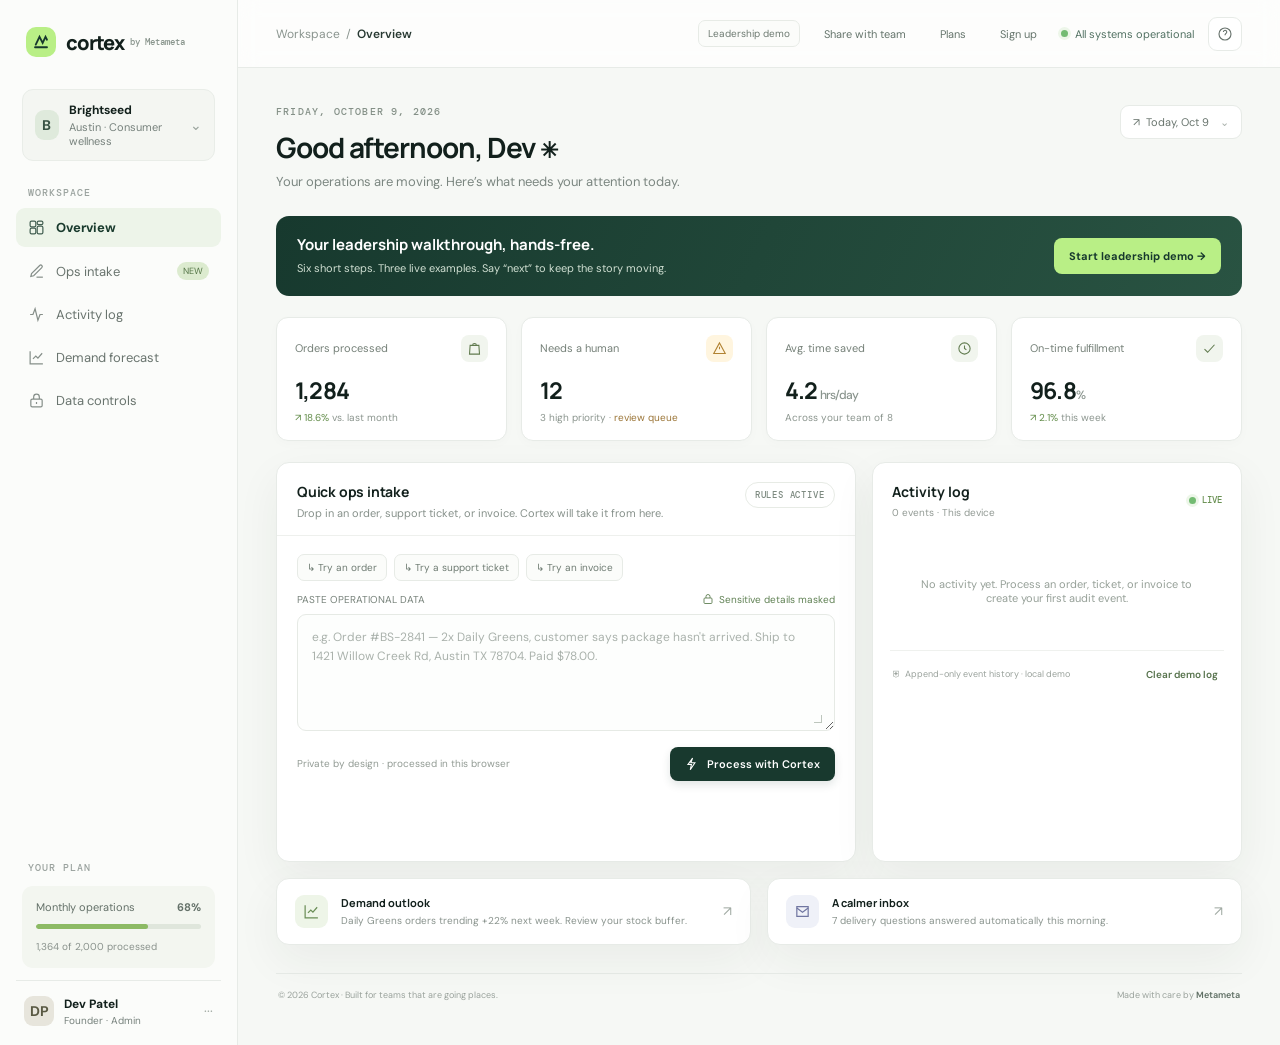
<file: leadership-release/index.html>
<!doctype html>
<html lang="en">
<head>
  <meta charset="utf-8"><meta name="viewport" content="width=device-width,initial-scale=1">
  <meta name="theme-color" content="#f5f7f4"><meta name="description" content="Cortex gives lean D2C teams a calmer way to triage orders and keep operations moving.">
  <title>Cortex — Operations, in control</title>
  <link rel="stylesheet" href="/assets/walkthrough.css">
  <style>
    @import url('https://fonts.googleapis.com/css2?family=DM+Mono:wght@400;500&family=DM+Sans:wght@400;500;600;700&family=Manrope:wght@400;500;600;700;800&display=swap');
    :root{--ink:#12201c;--muted:#76817c;--line:#e7ebe7;--paper:#f6f8f5;--white:#fff;--green:#b9ef86;--deep:#16372d;--mint:#e9f5e2;--amber:#fff3d7;--red:#fde7e4;--shadow:0 16px 45px rgba(29,52,40,.06)}
    *{box-sizing:border-box}body{margin:0;background:var(--paper);color:var(--ink);font-family:'DM Sans',sans-serif;font-size:14px}button,textarea{font:inherit}button{cursor:pointer}.shell{min-height:100vh;display:grid;grid-template-columns:238px 1fr}.sidebar{background:#fbfcfa;border-right:1px solid var(--line);padding:25px 16px 18px;display:flex;flex-direction:column}.brand{display:flex;align-items:center;gap:10px;padding:2px 10px 32px;font:800 20px Manrope,sans-serif;letter-spacing:-1px}.logo{width:30px;height:30px;border-radius:10px;background:var(--green);display:grid;place-items:center;color:var(--deep)}.logo svg{width:18px}.workspace{margin:0 6px 25px;padding:12px;background:#f4f6f2;border:1px solid #e9ede8;border-radius:11px;display:flex;gap:10px;align-items:center}.avatar{width:30px;height:30px;border-radius:9px;background:#dfeadc;color:#385344;display:grid;place-items:center;font-weight:700}.ws-name{font-weight:700;font-size:12px}.ws-sub{font-size:11px;color:var(--muted);margin-top:2px}.navlabel{font:500 10px 'DM Mono',monospace;letter-spacing:1px;color:#9aa29e;padding:0 12px;margin:0 0 9px}.nav{display:grid;gap:4px}.nav button{border:0;background:transparent;text-align:left;padding:11px 12px;border-radius:9px;color:#69746e;font-size:13px;display:flex;align-items:center;gap:11px}.nav button.active{background:#edf4e9;color:#193a2d;font-weight:700}.nav svg{width:17px;height:17px;opacity:.8}.sidebar-bottom{margin-top:auto}.usage{margin:12px 6px;padding:14px;background:#f3f6f0;border-radius:11px}.usage-top{display:flex;justify-content:space-between;font-size:11px;color:#647169}.meter{height:5px;background:#dfe6dc;border-radius:8px;margin:10px 0 7px;overflow:hidden}.meter i{display:block;width:68%;height:100%;background:#8cba64;border-radius:8px}.usage small{font-size:10px;color:#89928c}.profile{border-top:1px solid var(--line);padding:15px 8px 0;display:flex;gap:10px;align-items:center}.profile .avatar{background:#e7e5dc;color:#595943}.profile-name{font-size:12px;font-weight:700}.profile-role{font-size:10px;color:var(--muted);margin-top:2px}.main{min-width:0}.topbar{height:68px;background:rgba(255,255,255,.72);border-bottom:1px solid var(--line);display:flex;align-items:center;justify-content:space-between;padding:0 38px;position:sticky;top:0;z-index:2;backdrop-filter:blur(10px)}.crumb{font-size:12px;color:#8a948e}.crumb b{color:#283932;font-weight:600}.top-right{display:flex;align-items:center;gap:14px}.status{font-size:11px;color:#527162;display:flex;align-items:center;gap:7px}.dot{width:7px;height:7px;border-radius:10px;background:#73bb72;box-shadow:0 0 0 3px #edf6e9}.icon-btn{width:34px;height:34px;border:1px solid var(--line);border-radius:9px;background:#fff;color:#68736d;display:grid;place-items:center}.icon-btn svg{width:16px}.content{max-width:1360px;margin:0 auto;padding:37px 38px 44px}.welcome{display:flex;align-items:flex-start;justify-content:space-between;gap:20px;margin-bottom:26px}.eyebrow{font:500 10px 'DM Mono',monospace;color:#849087;letter-spacing:1.2px;text-transform:uppercase;margin-bottom:10px}.welcome h1{font:700 28px Manrope,sans-serif;letter-spacing:-1.1px;margin:0 0 7px}.welcome p{color:#7b8680;margin:0;font-size:13px}.date-chip{background:white;border:1px solid var(--line);border-radius:9px;padding:9px 12px;color:#69756e;font-size:11px;white-space:nowrap}.stats{display:grid;grid-template-columns:repeat(4,1fr);gap:14px;margin-bottom:21px}.stat{padding:17px 18px 16px;background:white;border:1px solid var(--line);border-radius:12px;box-shadow:0 3px 12px rgba(28,49,37,.02)}.stat-head{display:flex;justify-content:space-between;align-items:center;color:#758078;font-size:11px}.stat-icon{width:27px;height:27px;border-radius:8px;background:#f1f5ee;color:#617b4f;display:grid;place-items:center}.stat-icon svg{width:15px}.stat-value{font:700 23px Manrope,sans-serif;letter-spacing:-.8px;margin:12px 0 5px}.stat-note{font-size:10px;color:#8b958e}.up{color:#628c49}.workgrid{display:grid;grid-template-columns:minmax(0,1.22fr) minmax(320px,.78fr);gap:16px}.card{background:#fff;border:1px solid var(--line);border-radius:13px;box-shadow:var(--shadow)}.card-head{padding:19px 20px 15px;display:flex;align-items:flex-start;justify-content:space-between;border-bottom:1px solid #eef0ed}.card-title{font:700 14px Manrope,sans-serif;letter-spacing:-.2px}.card-sub{font-size:11px;color:#87918b;margin-top:5px}.label{font:500 9px 'DM Mono',monospace;letter-spacing:.8px;color:#7d8a80;border:1px solid #e7ebe5;border-radius:20px;padding:6px 9px;text-transform:uppercase}.intake{padding:18px 20px 20px}.samples{display:flex;gap:7px;flex-wrap:wrap;margin-bottom:12px}.sample{border:1px solid #e7ebe6;background:#fbfcfa;border-radius:7px;padding:6px 9px;color:#6e7b72;font-size:10px}.sample:hover{border-color:#aac393;color:#31503a}.fieldtop{display:flex;justify-content:space-between;align-items:center;color:#77827a;font-size:10px;margin-bottom:8px}.privacy{display:flex;align-items:center;gap:5px;color:#608154}.privacy svg{width:12px}.textarea-wrap{position:relative}.textarea-wrap:after{content:'';position:absolute;bottom:12px;right:13px;width:7px;height:7px;border-right:1.5px solid #bdc6bd;border-bottom:1.5px solid #bdc6bd}.input{width:100%;resize:vertical;min-height:117px;border:1px solid #e6eae5;border-radius:9px;padding:13px 14px;line-height:1.6;font-size:12px;color:#314039;background:#fdfefd;outline:none}.input:focus{border-color:#9dbc84;box-shadow:0 0 0 3px rgba(174,207,145,.18)}.input::placeholder{color:#aab2ac}.actionrow{display:flex;align-items:center;justify-content:space-between;margin-top:12px}.hint{font-size:10px;color:#929b94}.run{border:0;background:#18392e;color:white;padding:10px 15px;border-radius:8px;font-weight:600;font-size:11px;display:flex;align-items:center;gap:8px;box-shadow:0 4px 9px #18392e20}.run:hover{background:#245340;transform:translateY(-1px)}.run svg{width:14px}.result{border-top:1px solid #edf0ec;background:#fbfcfa;padding:15px 20px 18px;display:none}.result.show{display:block;animation:appear .2s ease}@keyframes appear{from{opacity:0;transform:translateY(3px)}to{opacity:1;transform:none}}.resulttop{display:flex;justify-content:space-between;align-items:center;margin-bottom:11px}.resultlabel{font:500 9px 'DM Mono',monospace;text-transform:uppercase;letter-spacing:1px;color:#78857b}.confidence{font-size:9px;color:#77847a}.confbar{display:inline-block;width:43px;height:4px;border-radius:4px;background:linear-gradient(90deg,#88bc65 90%,#e6ece2 90%);vertical-align:middle;margin-left:5px}.resultbox{border:1px solid #e4ebdf;background:white;border-radius:9px;padding:13px}.resultmain{display:flex;gap:9px;align-items:flex-start}.resulticon{width:27px;height:27px;flex:none;border-radius:8px;background:var(--mint);color:#507744;display:grid;place-items:center}.resulticon svg{width:15px}.resultname{font-size:12px;font-weight:700}.resultmeta{font-size:10px;color:#89928b;margin-top:3px}.next{font-size:11px;color:#3a4940;line-height:1.55;margin:11px 0 0;padding-top:10px;border-top:1px solid #eef0ec}.next b{color:#27382e}.redact{font:9px 'DM Mono',monospace;color:#758178;background:#f3f6f1;padding:4px 7px;border-radius:5px;margin-left:auto}.feed{min-height:400px}.feedtop{padding:19px 19px 13px;display:flex;align-items:center;justify-content:space-between}.feedtitle{font:700 14px Manrope,sans-serif}.feedmeta{font-size:10px;color:#929a94;margin-top:5px}.live{font:500 9px 'DM Mono',monospace;color:#699052;display:flex;align-items:center;gap:6px}.feedlist{padding:0 17px}.event{padding:13px 2px;display:flex;gap:11px;border-top:1px solid #eff1ee;align-items:flex-start}.event-ico{width:28px;height:28px;flex:none;display:grid;place-items:center;border-radius:8px;background:#f2f5ef;color:#697f5d}.event-ico svg{width:14px}.event-body{min-width:0;flex:1}.event-line{display:flex;justify-content:space-between;gap:8px}.event-name{font-size:11px;font-weight:600;color:#334139;white-space:nowrap;overflow:hidden;text-overflow:ellipsis}.event-time{font:9px 'DM Mono',monospace;color:#a0a8a1;white-space:nowrap}.event-detail{font-size:10px;color:#8a948d;margin-top:4px;line-height:1.45}.event-tag{display:inline-block;margin-top:6px;font:9px 'DM Mono',monospace;color:#63805a;background:#eef5e9;padding:4px 6px;border-radius:4px}.feedfoot{display:flex;justify-content:space-between;align-items:center;border-top:1px solid #eff1ee;margin:0 17px;padding:13px 2px;color:#9aa29c;font-size:9px}.viewall{border:0;background:none;color:#57734d;font-size:10px;font-weight:600;padding:4px}.empty{text-align:center;padding:45px 18px;color:#96a098;font-size:11px}.bottomrow{display:grid;grid-template-columns:1fr 1fr;gap:16px;margin-top:16px}.mini-card{padding:16px 18px;display:flex;align-items:center;gap:13px}.mini-icon{width:33px;height:33px;border-radius:9px;background:#eef5e8;color:#6a8d56;display:grid;place-items:center;flex:none}.mini-icon svg{width:17px}.mini-title{font:700 11px Manrope,sans-serif}.mini-desc{font-size:10px;color:#89938d;margin-top:4px;line-height:1.4}.mini-arrow{margin-left:auto;color:#a1aaa3}.mini-arrow svg{width:15px}.footer{margin-top:28px;border-top:1px solid #e7ebe7;padding:15px 2px 0;display:flex;justify-content:space-between;color:#9aa29c;font-size:9px}.footer strong{color:#5f6f64;font-weight:600}.toast{position:fixed;bottom:22px;right:24px;background:#17392e;color:white;padding:12px 16px;border-radius:9px;font-size:11px;box-shadow:0 9px 30px #172c2440;opacity:0;transform:translateY(8px);transition:.2s;pointer-events:none;z-index:5}.toast.on{opacity:1;transform:translateY(0)}
    .event-submitted{font-size:10px;color:#68766d;margin-top:5px;line-height:1.45;overflow-wrap:anywhere}.event-detail{margin-top:3px}
    @media(max-width:1000px){.shell{grid-template-columns:205px 1fr}.content{padding:28px 23px}.topbar{padding:0 23px}.workgrid{grid-template-columns:1fr}.feed{min-height:0}.feedlist{display:grid;grid-template-columns:1fr 1fr}.event:nth-child(2){border-top:1px solid #eff1ee}.stats{grid-template-columns:repeat(2,1fr)}}@media(max-width:680px){.shell{display:block}.sidebar{height:58px;position:sticky;top:0;z-index:5;padding:0 16px;flex-direction:row;align-items:center;border-right:0;border-bottom:1px solid var(--line)}.brand{padding:0;font-size:18px}.logo{width:27px;height:27px}.workspace,.navlabel,.nav,.sidebar-bottom{display:none}.topbar{height:49px;padding:0 17px;position:static}.status{font-size:10px}.content{padding:25px 16px 30px}.welcome{display:block;margin-bottom:21px}.welcome h1{font-size:24px}.date-chip{display:inline-block;margin-top:14px}.stats{gap:9px}.stat{padding:13px}.stat-value{font-size:20px}.workgrid{gap:12px}.card-head{padding:16px}.intake{padding:15px 16px}.result{padding:14px 16px}.feedlist{display:block}.bottomrow{grid-template-columns:1fr;gap:10px}.footer{font-size:8px}.footer span:last-child{display:none}}
  
    .brand-by{font:500 9px 'DM Mono',monospace;letter-spacing:0;color:#89958d;margin-left:-4px;align-self:center}.navlink{color:#65746b;text-decoration:none;font-size:11px;padding:8px 10px;border-radius:7px}.navlink:hover{background:#f0f4ed;color:#244632}.route-page{min-height:100vh;background:radial-gradient(ellipse at 82% 8%,#e8f3df 0,transparent 33%),var(--paper);padding:26px 22px 40px}.route-nav{max-width:1080px;margin:0 auto;display:flex;align-items:center;justify-content:space-between}.route-logo{font:800 20px Manrope,sans-serif;letter-spacing:-1px;color:#14221c;text-decoration:none;display:flex;align-items:center;gap:9px}.route-logo .logo{width:29px;height:29px}.route-logo small{font:500 9px 'DM Mono',monospace;letter-spacing:0;color:#78847c;margin-left:2px}.route-links{display:flex;align-items:center;gap:7px}.route-wrap{max-width:950px;margin:68px auto 0}.route-kicker{font:500 10px 'DM Mono',monospace;letter-spacing:1.3px;color:#6e8d60;text-transform:uppercase}.route-h1{font:800 clamp(32px,5vw,48px) Manrope,sans-serif;letter-spacing:-2px;line-height:1.08;margin:14px 0 12px}.route-intro{color:#6d7b72;font-size:15px;line-height:1.6;max-width:620px}.price-grid{display:grid;grid-template-columns:minmax(280px,440px) 1fr;gap:22px;align-items:stretch;margin-top:36px}.price-card{background:#fff;border:1px solid #dfe7db;border-radius:16px;padding:25px;box-shadow:0 18px 50px #243d2a0d;position:relative;overflow:hidden}.price-card:before{content:'';position:absolute;top:0;left:0;right:0;height:4px;background:#a9d77c}.price-label{font:500 10px 'DM Mono',monospace;color:#71816e;letter-spacing:1px;text-transform:uppercase}.price-amount{font:800 45px Manrope,sans-serif;letter-spacing:-2.2px;margin:14px 0 1px}.price-amount span{font:500 14px 'DM Sans',sans-serif;color:#78847d;letter-spacing:0}.price-caption{font-size:11px;color:#87938a}.price-cta{display:block;text-align:center;background:#17392e;color:white;text-decoration:none;border-radius:9px;padding:12px 15px;margin-top:20px;font-weight:700;font-size:12px}.price-cta:hover{background:#275540}.feature-list{list-style:none;padding:17px 0 0;margin:17px 0 0;border-top:1px solid #edf0eb;display:grid;gap:12px}.feature-list li{font-size:12px;color:#526158;display:flex;gap:9px;align-items:flex-start}.check{color:#64914e;font-weight:700}.price-side{border:1px solid #e6ebe4;background:#f9fbf7;border-radius:15px;padding:23px;display:flex;flex-direction:column;justify-content:center}.price-side h2{font:700 17px Manrope,sans-serif;margin:0 0 8px}.price-side p{font-size:12px;color:#748178;line-height:1.65;margin:0}.price-side .trust{margin-top:19px;padding-top:16px;border-top:1px solid #e6ece3;font:10px 'DM Mono',monospace;color:#6e8469}.route-foot{max-width:950px;margin:54px auto 0;border-top:1px solid #e4eae2;padding-top:15px;display:flex;justify-content:space-between;font-size:10px;color:#87938b}.signup-wrap{max-width:500px;margin:52px auto 0}.signup-card{background:white;border:1px solid #e2e9df;border-radius:16px;padding:27px;box-shadow:0 18px 50px #243d2a0d}.signup-card h1{font:800 29px Manrope,sans-serif;letter-spacing:-1.3px;margin:11px 0 7px}.signup-copy{font-size:12px;color:#7a867e;line-height:1.55;margin:0 0 20px}.signup-plan{background:#f3f7ef;border:1px solid #e4eddb;padding:11px 13px;border-radius:9px;display:flex;justify-content:space-between;align-items:center;font-size:11px;margin-bottom:18px}.signup-plan strong{font:700 12px Manrope,sans-serif}.form-field{display:grid;gap:6px;margin:12px 0}.form-field label{font-size:10px;color:#617068;font-weight:700}.form-field input{width:100%;height:41px;border:1px solid #dfe6dc;border-radius:8px;padding:0 11px;font:12px 'DM Sans',sans-serif;outline:none}.form-field input:focus{border-color:#9fbd87;box-shadow:0 0 0 3px #eaf4e3}.signup-submit{width:100%;border:0;background:#17392e;color:white;border-radius:9px;padding:12px;font-size:12px;font-weight:700;margin-top:8px}.signup-submit:hover{background:#28543f}.fineprint{font-size:9px;color:#949d96;text-align:center;line-height:1.5;margin:12px 4px 0}.success-box{display:none;border:1px solid #dcebd4;background:#f5faf1;padding:17px;border-radius:11px;margin-top:19px}.success-box.show{display:block}.success-title{font:700 15px Manrope,sans-serif;color:#294b31}.success-copy{font-size:11px;color:#627462;line-height:1.55;margin:7px 0 12px}.success-go{display:inline-block;text-decoration:none;background:#17392e;color:#fff;padding:9px 12px;border-radius:7px;font-size:10px;font-weight:700}.signup-form.hidden{display:none}.signup-back{display:block;text-align:center;color:#6d7c71;font-size:10px;margin-top:15px;text-decoration:none}.route-error{font-size:10px;color:#a33;background:#fff0ed;padding:8px;border-radius:7px;display:none;margin-top:9px}
  @media(max-width:680px){.price-grid{grid-template-columns:1fr}.route-wrap{margin-top:38px}.route-nav{flex-wrap:wrap;gap:14px}.route-links{flex-wrap:wrap}.route-foot{gap:14px;flex-wrap:wrap}.footer span:last-child{display:inline}.topbar{height:auto;min-height:49px;flex-wrap:wrap;gap:5px;padding:8px 17px}.top-right{flex-wrap:wrap;gap:3px}}
 .share-actions{display:flex;align-items:center;gap:12px;flex-wrap:wrap}.share-actions .price-cta{margin-top:12px}.share-actions button{margin-top:12px;padding:12px}.team-grid{display:grid;grid-template-columns:repeat(3,1fr);gap:14px;margin-top:30px}.form-field select{font:12px 'DM Sans',sans-serif;min-height:42px;border:1px solid #dfe6dc;border-radius:8px;background:#fff;padding:10px;color:#314039;width:100%}#teamBrief{min-height:205px;margin-top:12px;line-height:1.6}@media(max-width:680px){.team-grid{grid-template-columns:1fr}}
</style>
</head>
<body>
<div class="shell">
  <aside class="sidebar">
    <div class="brand"><span class="logo"><svg viewBox="0 0 24 24" fill="none" stroke="currentColor" stroke-width="2.4" stroke-linecap="round"><path d="M5 15.5 10 5l4.2 8.2L18 5l2 4"/><path d="M4 19h16"/></svg></span>cortex<span class="brand-by">by Metameta</span></div>
    <div class="workspace"><div class="avatar">B</div><div><div class="ws-name">Brightseed</div><div class="ws-sub">Austin · Consumer wellness</div></div><span style="margin-left:auto;color:#9aa49d">⌄</span></div>
    <div class="navlabel">WORKSPACE</div>
    <nav class="nav">
      <button class="active" type="button"><svg viewBox="0 0 24 24" fill="none" stroke="currentColor" stroke-width="1.7"><rect x="3" y="3" width="8" height="8" rx="2"/><rect x="13" y="3" width="8" height="5" rx="2"/><rect x="13" y="10" width="8" height="11" rx="2"/><rect x="3" y="13" width="8" height="8" rx="2"/></svg>Overview</button>
      <button type="button" data-scroll="intake"><svg viewBox="0 0 24 24" fill="none" stroke="currentColor" stroke-width="1.7"><path d="M12 20h9"/><path d="M16.5 3.5a2.1 2.1 0 0 1 3 3L8 18l-4 1 1-4Z"/></svg>Ops intake <span style="margin-left:auto;background:#dcebcf;color:#557647;border-radius:9px;padding:3px 6px;font-size:9px">NEW</span></button>
      <button type="button" data-scroll="activity"><svg viewBox="0 0 24 24" fill="none" stroke="currentColor" stroke-width="1.7"><path d="M3 12h4l3-8 4 16 3-8h4"/></svg>Activity log</button>
      <button type="button" id="forecastBtn"><svg viewBox="0 0 24 24" fill="none" stroke="currentColor" stroke-width="1.7"><path d="M3 3v18h18"/><path d="m7 14 4-4 3 3 6-7"/></svg>Demand forecast</button>
      <button type="button" id="privacyBtn"><svg viewBox="0 0 24 24" fill="none" stroke="currentColor" stroke-width="1.7"><rect x="4" y="10" width="16" height="11" rx="2"/><path d="M8 10V7a4 4 0 1 1 8 0v3m-4 4v3"/></svg>Data controls</button>
    </nav>
    <div class="sidebar-bottom"><div class="navlabel">YOUR PLAN</div><div class="usage"><div class="usage-top"><span>Monthly operations</span><b>68%</b></div><div class="meter"><i></i></div><small>1,364 of 2,000 processed</small></div><div class="profile"><div class="avatar">DP</div><div><div class="profile-name">Dev Patel</div><div class="profile-role">Founder · Admin</div></div><span style="margin-left:auto;color:#a1aaa3">···</span></div></div>
  </aside>
  <main class="main">
    <header class="topbar"><div class="crumb">Workspace&nbsp; / &nbsp;<b>Overview</b></div><div class="top-right"><button type="button" class="sample" data-leadership>Leadership demo</button><a class="navlink" href="/share">Share with team</a><a class="navlink" href="/plans">Plans</a><a class="navlink" href="/signup">Sign up</a><div class="status"><span class="dot"></span>All systems operational</div><button class="icon-btn" id="helpBtn" aria-label="Help"><svg viewBox="0 0 24 24" fill="none" stroke="currentColor" stroke-width="1.7"><circle cx="12" cy="12" r="9"/><path d="M9.6 9a2.5 2.5 0 1 1 4.3 1.7c-1.2 1.1-1.9 1.5-1.9 3m0 3h.01"/></svg></button></div></header>
    <section class="content">
      <div class="welcome"><div><div class="eyebrow">FRIDAY, OCTOBER 9, 2026</div><h1>Good afternoon, Dev <span style="font-size:22px">✳</span></h1><p>Your operations are moving. Here’s what needs your attention today.</p></div><div class="date-chip">↗ &nbsp;Today, Oct 9 <span style="color:#aab2ac;margin-left:8px">⌄</span></div></div>
      <div class="stats">
        <div class="stat"><div class="stat-head">Orders processed <span class="stat-icon"><svg viewBox="0 0 24 24" fill="none" stroke="currentColor" stroke-width="1.7"><path d="M5 7h14l1 14H4L5 7Z"/><path d="M9 7a3 3 0 0 1 6 0"/></svg></span></div><div class="stat-value" id="ordersStat">1,284</div><div class="stat-note"><span class="up">↗ 18.6%</span> vs. last month</div></div>
        <div class="stat"><div class="stat-head">Needs a human <span class="stat-icon" style="background:#fff5df;color:#b18232"><svg viewBox="0 0 24 24" fill="none" stroke="currentColor" stroke-width="1.7"><path d="M12 3 2.8 20h18.4L12 3Z"/><path d="M12 9v4m0 3h.01"/></svg></span></div><div class="stat-value" id="reviewStat">12</div><div class="stat-note">3 high priority · <span style="color:#9b7537">review queue</span></div></div>
        <div class="stat"><div class="stat-head">Avg. time saved <span class="stat-icon"><svg viewBox="0 0 24 24" fill="none" stroke="currentColor" stroke-width="1.7"><circle cx="12" cy="12" r="9"/><path d="M12 7v5l3 2"/></svg></span></div><div class="stat-value">4.2<span style="font:500 12px 'DM Sans';color:#89948d"> hrs/day</span></div><div class="stat-note">Across your team of 8</div></div>
        <div class="stat"><div class="stat-head">On-time fulfillment <span class="stat-icon"><svg viewBox="0 0 24 24" fill="none" stroke="currentColor" stroke-width="1.7"><path d="m4 13 5 5L20 6"/></svg></span></div><div class="stat-value">96.8<span style="font:500 12px 'DM Sans';color:#89948d">%</span></div><div class="stat-note"><span class="up">↗ 2.1%</span> this week</div></div>
      </div>
      <div class="workgrid">
        <section class="card" id="intake">
          <div class="card-head"><div><div class="card-title">Quick ops intake</div><div class="card-sub">Drop in an order, support ticket, or invoice. Cortex will take it from here.</div></div><span class="label">RULES ACTIVE</span></div>
          <div class="intake">
            <div class="samples"><button class="sample" data-sample="order">↳ Try an order</button><button class="sample" data-sample="support">↳ Try a support ticket</button><button class="sample" data-sample="invoice">↳ Try an invoice</button></div>
            <div class="fieldtop"><label for="opsText">PASTE OPERATIONAL DATA</label><span class="privacy"><svg viewBox="0 0 24 24" fill="none" stroke="currentColor" stroke-width="1.8"><rect x="4" y="10" width="16" height="11" rx="2"/><path d="M8 10V7a4 4 0 1 1 8 0v3"/></svg> Sensitive details masked</span></div>
            <div class="textarea-wrap"><textarea id="opsText" class="input" aria-label="Operational data to process" placeholder="e.g. Order #BS-2841 — 2x Daily Greens, customer says package hasn't arrived. Ship to 1421 Willow Creek Rd, Austin TX 78704. Paid $78.00."></textarea></div>
            <div class="actionrow"><span class="hint">Private by design · processed in this browser</span><button class="run" id="processBtn"><svg viewBox="0 0 24 24" fill="none" stroke="currentColor" stroke-width="1.8"><path d="m13 2-3 8h7L9 22l2-9H5l8-11Z"/></svg>Process with Cortex</button></div>
          </div>
          <div class="result" id="result" aria-live="polite"></div>
        </section>
        <section class="card feed" id="activity">
          <div class="feedtop"><div><div class="feedtitle">Activity log</div><div class="feedmeta"><span id="eventCount">3 events</span> · This device</div></div><div class="live"><span class="dot"></span>LIVE</div></div>
          <div class="feedlist" id="feedList"></div>
          <div class="feedfoot"><span>⛨ &nbsp;Append-only event history · local demo</span><button class="viewall" id="clearBtn">Clear demo log</button></div>
        </section>
      </div>
      <div class="bottomrow">
        <div class="card mini-card"><div class="mini-icon"><svg viewBox="0 0 24 24" fill="none" stroke="currentColor" stroke-width="1.7"><path d="M3 3v18h18"/><path d="m7 14 4-4 3 3 6-7"/></svg></div><div><div class="mini-title">Demand outlook</div><div class="mini-desc">Daily Greens orders trending +22% next week. Review your stock buffer.</div></div><span class="mini-arrow">↗</span></div>
        <div class="card mini-card"><div class="mini-icon" style="background:#eff1f8;color:#7076a1"><svg viewBox="0 0 24 24" fill="none" stroke="currentColor" stroke-width="1.7"><path d="M4 5h16v14H4z"/><path d="m4 7 8 6 8-6"/></svg></div><div><div class="mini-title">A calmer inbox</div><div class="mini-desc">7 delivery questions answered automatically this morning.</div></div><span class="mini-arrow">↗</span></div>
      </div>
      <footer class="footer"><span>© 2026 Cortex · Built for teams that are going places.</span><span>Made with care by <strong>Metameta</strong></span></footer>
    </section>
  </main>
</div><div class="toast" id="toast" role="status"></div>
<script src="/assets/walkthrough.js"></script>
<script>
(()=>{
 const route=location.pathname.replace(/\/+$/,'')||'/';
 if(['/pricing','/plans','/signup','/share'].includes(route)){
   const logo='<a class="route-logo" href="/"><span class="logo"><svg viewBox="0 0 24 24" fill="none" stroke="currentColor" stroke-width="2.4" stroke-linecap="round"><path d="M5 15.5 10 5l4.2 8.2L18 5l2 4"/><path d="M4 19h16"/></svg></span>Cortex <small>by Metameta</small></a>';
   const nav='<header class="route-nav">'+logo+'<nav class="route-links"><a class="navlink" href="/">Dashboard</a><a class="navlink" href="/?walkthrough=1">Leadership demo</a><a class="navlink" href="/share">Share with team</a><a class="navlink" href="/plans">Plans</a><a class="price-cta" style="margin:0;padding:9px 12px" href="/signup">Create account</a></nav></header>';
   const foot='<footer class="route-foot"><span>© 2026 Cortex · Operations made calmer.</span><span>Built by <strong>Metameta</strong></span></footer>';
   if(route==='/share'){
     document.title='Explore Cortex with your team · Metameta';
     document.body.innerHTML=`<main class="route-page">${nav}<section class="route-wrap"><div class="route-kicker">FOR YOUR NEXT TEAM CONVERSATION</div><h1 class="route-h1">Give your team something<br>concrete to try.</h1><p class="route-intro">Turn a messy order, customer question, or invoice into a clear category, a next step, and a timestamped record. Bring a small example to the people doing the work.</p><div class="share-actions"><a class="price-cta" id="teamDemo" href="/?demo=order">Try the 60-second demo →</a><a class="price-cta" href="/?walkthrough=1" style="background:#e5efdc;color:#234932">Voice-controlled leadership demo →</a><button class="sample" id="copyTeamLink" type="button">Copy team link</button></div><p class="card-sub">No sign-up or buying commitment needed. Sample workflows run in your browser.</p><div class="team-grid"><article class="price-side"><h2>Operations</h2><p>Try a new order. See the suggested fulfillment step and the submitted item recorded in the log.</p></article><article class="price-side"><h2>Customer support</h2><p>Try a delivery question or cancellation. See a suggested response path and when a person needs to review it.</p></article><article class="price-side"><h2>Finance</h2><p>Try an invoice. See the approval next step and the timestamped processing record.</p></article></div><div class="price-grid"><article class="price-card"><div class="price-label">Make it relevant to your team</div><h2 style="font-size:19px">Two questions to start</h2><div class="form-field"><label for="teamAudience">Who would this need to resonate with first?</label><select id="teamAudience"><option value="unsure">Not sure yet</option><option value="operations">Operations / fulfillment</option><option value="support">Customer support</option><option value="finance">Finance</option><option value="founder">Founder / leadership</option></select></div><div class="form-field"><label for="teamWorkflow">Which recurring task would be most useful to try?</label><select id="teamWorkflow"><option value="order">Order triage</option><option value="support">Support ticket routing</option><option value="invoice">Invoice review</option></select></div><p class="card-sub">Your choices tailor the demo link. You can share it without an email introduction or a sales call.</p></article><aside class="price-side"><h2>A note you can forward</h2><textarea class="input" id="teamBrief" readonly aria-label="Team introduction to copy"></textarea><button class="sample" id="copyTeamBrief" style="margin-top:10px" type="button">Copy introduction and link</button><p id="copyStatus" role="status" aria-live="polite" class="card-sub"></p></aside></div><div class="price-side" style="margin-top:22px"><h2>A useful next step</h2><p>Ask one teammate to try a representative item. If it helps, identify who owns that workflow and what a small pilot would need to prove. Budget and timing can follow that conversation.</p><p style="margin-top:10px">For context: Starter is $99/month. <a href="/plans">See the plan</a> or <a href="/signup">create a demo account</a> when you are ready.</p></div><p class="card-sub" style="margin-top:18px">This demo uses rules and local browser storage. It does not connect to your systems or execute the suggested actions.</p></section>${foot}</main>`;
     const audience=document.getElementById('teamAudience'),workflow=document.getElementById('teamWorkflow'),brief=document.getElementById('teamBrief'),status=document.getElementById('copyStatus');
     const query=new URLSearchParams(location.search);
     if(['unsure','operations','support','finance','founder'].includes(query.get('audience')))audience.value=query.get('audience');
     if(['order','support','invoice'].includes(query.get('sample')))workflow.value=query.get('sample');
     let shareUrl='';
     function updateBrief(){const who={unsure:'our team',operations:'our operations team',support:'our support team',finance:'our finance team',founder:'our leadership team'}[audience.value]||'our team';const task={order:'order triage',support:'support ticket routing',invoice:'invoice review'}[workflow.value]||'order triage';shareUrl=location.origin+'/share?audience='+encodeURIComponent(audience.value)+'&sample='+encodeURIComponent(workflow.value);document.getElementById('teamDemo').href='/?demo='+encodeURIComponent(workflow.value);brief.value='I found a quick Cortex demo that might be useful for '+who+'. It shows '+task+', a suggested next action, and an activity log. Could you try one example and tell me whether it would help with work we repeat today? No signup is needed to explore.\n\n'+shareUrl;status.textContent='';}
     async function copy(text){try{await navigator.clipboard.writeText(text);status.textContent='Copied. Ready to share with your team.'}catch{brief.value=text;brief.focus();brief.select();status.textContent='Text selected. Press Ctrl+C or Command+C to copy.'}}
     audience.addEventListener('change',updateBrief);workflow.addEventListener('change',updateBrief);document.getElementById('copyTeamLink').addEventListener('click',()=>copy(shareUrl));document.getElementById('copyTeamBrief').addEventListener('click',()=>copy(brief.value));updateBrief();
   }else if(route==='/pricing'||route==='/plans'){
     document.title='Pricing · Cortex by Metameta';
     document.body.innerHTML='<main class="route-page">'+nav+'<section class="route-wrap"><div class="route-kicker">SIMPLE, PREDICTABLE PRICING</div><h1 class="route-h1">More orders. Same small team.</h1><p class="route-intro">Cortex keeps growing consumer brands on top of order triage, customer questions, and invoice busywork—without adding another operations hire.</p><div class="price-grid"><article class="price-card"><div class="price-label">Starter · for lean teams</div><div class="price-amount">$99<span> / month</span></div><div class="price-caption">Billed monthly · cancel any time</div><a class="price-cta" href="/signup">Start with Starter · $99/month</a><ul class="feature-list"><li><span class="check">✓</span>2,000 operations each month</li><li><span class="check">✓</span>Up to 10 team members</li><li><span class="check">✓</span>Order, support, and invoice triage</li><li><span class="check">✓</span>Suggested next actions and activity history</li><li><span class="check">✓</span>Sensitive detail masking</li></ul></article><aside class="price-side"><h2>One plan. No pricing maze.</h2><p>Start small, keep your team moving, and see every processed item in one place. Set up your workspace yourself in under a minute.</p><div class="trust">NO SETUP FEE &nbsp;·&nbsp; MONTH TO MONTH &nbsp;·&nbsp; TEAM OF 10</div></aside></div></section>'+foot+'</main>';
   }else{
     document.title='Create your account · Cortex by Metameta';
     document.body.innerHTML='<main class="route-page">'+nav+'<section class="signup-wrap"><article class="signup-card"><div class="route-kicker">STARTER · $99 / MONTH</div><h1>Create your workspace</h1><p class="signup-copy">Set up Cortex for your team. No card is needed to explore this demo.</p><div class="signup-plan"><span><strong>Starter</strong><br><span style="color:#7b897f">2,000 ops · up to 10 teammates</span></span><strong>$99/mo</strong></div><form class="signup-form" id="signupForm"><div class="form-field"><label for="signupName">YOUR NAME</label><input id="signupName" name="name" autocomplete="name" required placeholder="Dev Patel"></div><div class="form-field"><label for="signupEmail">WORK EMAIL</label><input id="signupEmail" name="email" type="email" autocomplete="email" required placeholder="you@company.com"></div><div class="form-field"><label for="signupCompany">COMPANY</label><input id="signupCompany" name="company" autocomplete="organization" required placeholder="Brightseed"></div><div class="form-field"><label for="signupPassword">PASSWORD</label><input id="signupPassword" name="password" type="password" autocomplete="new-password" minlength="8" required placeholder="At least 8 characters"></div><div class="route-error" id="signupError"></div><button class="signup-submit" type="submit">Create account</button><p class="fineprint">Demo signup saves a workspace profile in this browser; no payment is collected.</p></form><div class="success-box" id="signupSuccess" role="status" aria-live="polite"><div class="success-title">✓ Account created</div><div class="success-copy" id="successCopy">Your Cortex Starter workspace is ready.</div><a class="success-go" href="/">Open Cortex</a></div><a class="signup-back" href="/plans">← Back to plans</a></article></section>'+foot+'</main>';
     document.getElementById('signupForm').addEventListener('submit',e=>{e.preventDefault();const form=e.currentTarget;if(!form.reportValidity())return;const data=new FormData(form);const account={name:String(data.get('name')).trim(),email:String(data.get('email')).trim(),company:String(data.get('company')).trim(),plan:'Starter',price:'$99/month',createdAt:new Date().toISOString()};try{localStorage.setItem('cortex-demo-account',JSON.stringify(account))}catch{const error=document.getElementById('signupError');error.style.display='block';error.textContent='Browser storage is unavailable. Please enable it and try again.';return}document.getElementById('signupSuccess').classList.add('show');document.getElementById('successCopy').textContent='Your Cortex Starter account for '+account.company+' is created and saved in this browser. Registered email: '+account.email+'.';form.classList.add('hidden')});
   }
   return;
 }
 const samples={order:'Order #BS-2841 — 2x Daily Greens, customer says package hasn’t arrived. Ship to 1421 Willow Creek Rd, Austin TX 78704. Paid $78.00.',support:'Ticket #SUP-1092 — I started taking Daily Greens last week and my subscription renewed before I meant it to. Can you cancel the next shipment? Email: maya@example.com',invoice:'Invoice INV-883 — Lone Star Fulfillment, $2,450.00 due Oct 14, 2026. Please confirm receipt and route for approval.'};
 const $=s=>document.querySelector(s), textarea=$('#opsText'), result=$('#result'), feed=$('#feedList');
 let events=[]; try{const saved=JSON.parse(localStorage.getItem('cortex-demo-events')||'[]');if(Array.isArray(saved))events=saved}catch{}
 let walkthroughActive=false, walkthroughSnapshot=null;
 const icon=(kind)=>kind==='Support'?'<svg viewBox="0 0 24 24" fill="none" stroke="currentColor" stroke-width="1.8"><path d="M21 11.5a8.4 8.4 0 0 1-.9 3.8 8.5 8.5 0 0 1-7.6 4.7 8.4 8.4 0 0 1-3.8-.9L3 21l1.9-5.7a8.4 8.4 0 0 1-.9-3.8A8.5 8.5 0 0 1 8.7 3.9a8.4 8.4 0 0 1 3.8-.9h.5a8.5 8.5 0 0 1 8 8v.5Z"/></svg>':kind==='Invoice'?'<svg viewBox="0 0 24 24" fill="none" stroke="currentColor" stroke-width="1.8"><path d="M6 3h9l4 4v14H6z"/><path d="M14 3v5h5M9 13h7m-7 4h7"/></svg>':'<svg viewBox="0 0 24 24" fill="none" stroke="currentColor" stroke-width="1.8"><path d="M5 7h14l1 14H4L5 7Z"/><path d="M9 7a3 3 0 0 1 6 0"/></svg>';
 function timeLabel(ts){const d=new Date(ts),now=new Date(),mins=Math.max(0,Math.floor((now-d)/60000));if(mins<1)return'just now';if(mins<60)return mins+'m ago';return d.toLocaleTimeString([], {hour:'numeric',minute:'2-digit'})}
 function draw(){feed.innerHTML='';events.slice(0,6).forEach(e=>{const row=document.createElement('div');row.className='event';row.innerHTML=`<div class="event-ico">${icon(e.category)}</div><div class="event-body"><div class="event-line"><div class="event-name"></div><div class="event-time">${timeLabel(e.ts)}</div></div><div class="event-submitted"></div><div class="event-detail"></div><span class="event-tag">${e.category.toUpperCase()} · ${e.id}</span></div>`;row.querySelector('.event-name').textContent=e.title;row.querySelector('.event-submitted').textContent='Submitted: '+(e.desc||'Details not available for this earlier event');row.querySelector('.event-detail').textContent='Next: '+e.action;feed.append(row)});if(!events.length)feed.innerHTML='<div class="empty">No activity yet. Process an order, ticket, or invoice to create your first audit event.</div>';$('#eventCount').textContent=`${events.length} event${events.length===1?'':'s'}`;if(!walkthroughActive){try{localStorage.setItem('cortex-demo-events',JSON.stringify(events))}catch{}}}
 function classify(text){const s=text.toLowerCase();let category='Order',title='Order · Fulfillment',action='Confirm inventory, then release this order to the pick-and-pack queue.',priority='Standard',needsHuman=false;
   if(/invoice|inv[- #]|\bdue\b|\$[\d,]+(?:\.\d\d)?\s*(?:due|net)/i.test(text)){category='Invoice';title='Invoice · Accounts payable';action='Match against the purchase order, then send to the founder for approval before the due date.';priority='Approval required';needsHuman=true}
   else if(/ticket|refund|cancel|subscription|customer says|support|complaint|charged|where is my|haven.t arrived/i.test(text)){category='Support';title='Support · Customer care';action='Check the carrier scan and reply with the latest delivery status. Escalate if no scan update in 24 hours.';priority='Reply suggested';if(/refund|cancel|allerg|reaction|chargeback|medical|sick|hurt|urgent/i.test(s)){action='Pause the next shipment and route to a teammate for a policy check before replying.';priority='Human review';needsHuman=true}}
   if(/address|apt\.?|unit\b|\bste\.?\b|zip|postal/i.test(s)){action='Verify the shipping address before label creation. '+action;priority='Address check'}
   if(/out of stock|backorder|inventory low|stockout/i.test(s)){action='Hold the shipment, check replenishment ETA, and notify the customer with a revised delivery date.';priority='Inventory risk';needsHuman=true}
   const match=text.match(/(?:\$|USD\s?)([\d,]+(?:\.\d{1,2})?)/i),amount=match?Number(match[1].replace(',','')):null;
   if(amount&&amount>=1000&&category==='Order'){priority='High value';action='Verify payment and stock, then ask a teammate to approve before fulfillment.';needsHuman=true}
   const clean=text.replace(/[A-Z0-9._%+-]+@[A-Z0-9.-]+\.[A-Z]{2,}/gi,'[email masked]').replace(/\b\d{1,6}\s+[\w.-]+(?:\s+[\w.-]+){0,3}\s(?:St|Street|Rd|Road|Ave|Avenue|Dr|Drive|Ln|Lane|Blvd|Boulevard)\b[^,.]*/gi,'[address masked]').replace(/\b(?:\+?1[-. ]?)?\(?\d{3}\)?[-. ]?\d{3}[-. ]?\d{4}\b/g,'[phone masked]');
   let desc=clean.trim().replace(/\s+/g,' ');if(desc.length>112)desc=desc.slice(0,109)+'…';return{category,title,action,priority,needsHuman,desc}}
 function process(record=true){
   const raw=textarea.value.trim();if(!raw){textarea.focus();toast('Paste an order, support ticket, or invoice first.');return}
   const c=classify(raw);
   if(record!==false){
     const event={id:'CX-'+Math.random().toString(36).slice(2,8).toUpperCase(),ts:new Date().toISOString(),category:c.category,title:c.title,action:c.action,desc:c.desc};
     events.unshift(event);draw();
     $('#reviewStat').textContent=String(Number($('#reviewStat').textContent)+(c.needsHuman?1:0));
     $('#ordersStat').textContent=(Number($('#ordersStat').textContent.replace(',',''))+1).toLocaleString();
     toast('Added to '+(walkthroughActive?'the temporary demo log':'the activity log')+' · '+event.id);
   }
   result.innerHTML=`<div class="resulttop"><span class="resultlabel">TRIAGE COMPLETE</span><span class="confidence">RULE MATCH <span class="confbar"></span></span></div><div class="resultbox"><div class="resultmain"><span class="resulticon">${icon(c.category)}</span><div><div class="resultname"></div><div class="resultmeta"></div></div><span class="redact">PII MASKED</span></div><div class="next"><b>Suggested next action</b><br><span></span></div></div>`;
   result.querySelector('.resultname').textContent=c.title;result.querySelector('.resultmeta').textContent=c.desc;result.querySelector('.next span').textContent=c.action;result.classList.add('show');
   if(!walkthroughActive)result.scrollIntoView({behavior:'smooth',block:'nearest'});
   return c;
 }
 function toast(msg){const t=$('#toast');t.textContent=msg;t.classList.add('on');clearTimeout(window._toast);window._toast=setTimeout(()=>t.classList.remove('on'),2600)}
 document.querySelectorAll('[data-sample]').forEach(b=>b.addEventListener('click',()=>{textarea.value=samples[b.dataset.sample];textarea.focus()}));$('#processBtn').addEventListener('click',process);textarea.addEventListener('keydown',e=>{if((e.metaKey||e.ctrlKey)&&e.key==='Enter')process()});document.querySelectorAll('[data-scroll]').forEach(b=>b.addEventListener('click',()=>document.getElementById(b.dataset.scroll).scrollIntoView({behavior:'smooth'})));
 $('#forecastBtn').addEventListener('click',()=>toast('Demand outlook: Daily Greens trending +22% next week. Check your stock buffer.'));$('#privacyBtn').addEventListener('click',()=>toast('Demo mode: data stays in this browser. Email, address, and phone patterns are masked before display.'));$('#helpBtn').addEventListener('click',()=>toast('Paste any order, ticket, or invoice. Try a sample above to get started.'));$('#clearBtn').addEventListener('click',()=>{events=[];draw();toast('Demo activity cleared')});
 draw();
 const requestedDemo=new URLSearchParams(location.search).get('demo');
 if(Object.prototype.hasOwnProperty.call(samples,requestedDemo)){textarea.value=samples[requestedDemo];process();}
 const walkthroughSamples={...samples,order:'Order #BS-2842 — 2x Daily Greens. Ship to 1421 Willow Creek Rd, Austin TX 78704. Payment confirmed: $78.00. Ready for fulfillment.'};
 window.CortexWalkthrough({
   onStart(){
     walkthroughSnapshot={events:[...events],orders:$('#ordersStat').textContent,review:$('#reviewStat').textContent,text:textarea.value,result:result.innerHTML,resultClass:result.className};
     walkthroughActive=true;events=[];result.classList.remove('show');textarea.value='';draw();
   },
   onRestart(){events=[];$('#ordersStat').textContent=walkthroughSnapshot.orders;$('#reviewStat').textContent=walkthroughSnapshot.review;textarea.value='';result.classList.remove('show');draw();},
   onExit(){
     events=walkthroughSnapshot.events;walkthroughActive=false;
     $('#ordersStat').textContent=walkthroughSnapshot.orders;$('#reviewStat').textContent=walkthroughSnapshot.review;
     textarea.value=walkthroughSnapshot.text;result.innerHTML=walkthroughSnapshot.result;result.className=walkthroughSnapshot.resultClass;draw();
   },
   runSample(key,record){textarea.value=walkthroughSamples[key];return process(record);},
   getActivities(){return events.slice(0,3);}
 });
})();
</script>
</body>
</html>
</file>
<file: assets/walkthrough.css>
.leadership-launch{display:flex;align-items:center;justify-content:space-between;gap:20px;padding:18px 21px;margin-bottom:21px;background:linear-gradient(115deg,#17392e,#295342);color:white;border-radius:13px}.leadership-launch h2{font:700 15px Manrope,sans-serif;margin:0 0 5px}.leadership-launch p{margin:0;color:#d0dfd2;font-size:11px;line-height:1.6}.leadership-launch button{flex:none;border:0;background:var(--green);color:#17392e;border-radius:8px;padding:11px 15px;font-weight:700;font-size:11px}.demo-panel[hidden],.demo-recap[hidden]{display:none}.demo-panel{border:1px solid #cedec4;border-radius:16px;background:#fff;box-shadow:0 12px 36px #17392e0d;margin-bottom:24px;overflow:hidden;scroll-margin-top:85px}.demo-panel-top{display:flex;align-items:center;justify-content:space-between;gap:15px;padding:16px 22px;background:#f0f6ec;border-bottom:1px solid #e1eadb}.demo-kicker{font:500 10px 'DM Mono',monospace;color:#537440;letter-spacing:1px;text-transform:uppercase}.demo-panel-actions{display:flex;gap:8px;align-items:center}.demo-plain{border:1px solid #d8e2d2;border-radius:7px;padding:7px 10px;background:#fff;color:#53634f;font-size:11px}.demo-body{padding:23px}.demo-heading{display:flex;align-items:flex-start;justify-content:space-between;gap:20px}.demo-step-number{font:10px 'DM Mono',monospace;color:#788775;margin-bottom:8px}.demo-heading h2{font:800 clamp(22px,3vw,29px) Manrope,sans-serif;letter-spacing:-.9px;line-height:1.2;margin:0}.demo-copy{font-size:13px;line-height:1.7;color:#63735f;margin:12px 0;max-width:850px}.demo-proof{font-size:11px;color:#36552c;line-height:1.6;background:#f2f7ee;border-left:3px solid #9dcb79;padding:10px 12px;margin:14px 0 20px}.demo-steps{display:flex;gap:6px;margin:18px 0 0}.demo-step{flex:1;border:0;background:#e8eee3;height:5px;padding:0;border-radius:4px}.demo-step.current{background:#18392e}.demo-step.visited{background:#a7cf83}.demo-controls{display:flex;align-items:center;justify-content:space-between;gap:15px;flex-wrap:wrap;padding:16px 22px;border-top:1px solid #edf1e8;background:#fcfdfb}.demo-mic-group{display:flex;align-items:center;gap:11px;flex-wrap:wrap}.demo-mic{border:0;border-radius:8px;padding:11px 15px;background:#18392e;color:#fff;font-weight:700;font-size:12px;display:flex;align-items:center;gap:8px}.demo-mic svg{width:15px;height:15px}.demo-mic[aria-pressed=true]{background:#b9ef86;color:#18392e}.demo-mic[aria-pressed=true] .mic-dot{animation:mic-pulse 1.5s infinite}.mic-dot{height:6px;width:6px;border-radius:50%;background:currentColor}.demo-voice-status{font-size:11px;line-height:1.5;color:#71806c;max-width:370px}.demo-navigation{display:flex;gap:8px}.demo-next{background:#18392e;color:white;border:1px solid #18392e;border-radius:8px;padding:10px 16px;font-size:12px;font-weight:600}.demo-plain:disabled{opacity:.45;cursor:default}.demo-command-area{padding:14px 22px 16px;border-top:1px solid #edf1e8}.demo-command-label{font:10px 'DM Mono',monospace;color:#74836c;margin:0 0 9px}.demo-commands{display:flex;gap:6px;flex-wrap:wrap}.demo-commands button{font-size:10px;color:#5e7352;background:#f5f8f2;border:1px solid #e1e9d9;border-radius:6px;padding:6px 9px}.demo-heard{font-size:11px;line-height:1.5;color:#6c7b65;margin:11px 0 0;min-height:17px}.demo-disclosure{font-size:10px;color:#87947f;line-height:1.6;margin:9px 0 0}.demo-focus{outline:2px solid #9abe7e;outline-offset:4px;scroll-margin-top:90px}.demo-recap{display:grid;grid-template-columns:1fr 1fr;gap:14px;margin-top:18px}.demo-recap-item{background:#f5f8f2;border:1px solid #e1e9d9;border-radius:10px;padding:17px}.demo-recap-item strong{font:800 24px Manrope,sans-serif;display:block;color:#18392e}.demo-recap-item span{font-size:11px;color:#677a5b;display:block;margin-top:5px}.demo-recap-item a{display:inline-block;font-size:11px;color:#274b33;margin-top:12px;font-weight:700}.demo-mode .leadership-launch{display:none}.demo-mode .welcome h1{font-size:26px}.demo-mode .demo-panel{position:relative}.demo-mode .stat-note:after{content:' · Sample data';color:#89948d}button:focus-visible,a:focus-visible{outline:3px solid #82ad5c;outline-offset:3px}@keyframes mic-pulse{50%{opacity:.3}}@media(prefers-reduced-motion:reduce){*{scroll-behavior:auto!important;animation:none!important;transition:none!important}}@media(max-width:680px){.leadership-launch{align-items:flex-start;flex-direction:column;gap:13px}.demo-panel-top{padding:13px 16px;align-items:flex-start}.demo-body{padding:19px 16px}.demo-controls{padding:14px 16px}.demo-command-area{padding:13px 16px}.demo-panel-actions{gap:5px}.demo-panel-actions button{padding:6px 7px;font-size:10px}.demo-kicker{font-size:9px;line-height:1.7}.demo-mic-group{width:100%}.demo-voice-status{flex:1;min-width:130px}.demo-navigation{width:100%;justify-content:flex-end}.demo-recap{grid-template-columns:1fr}.demo-heading{display:block}.demo-panel,.demo-focus{scroll-margin-top:75px}}
</file>
